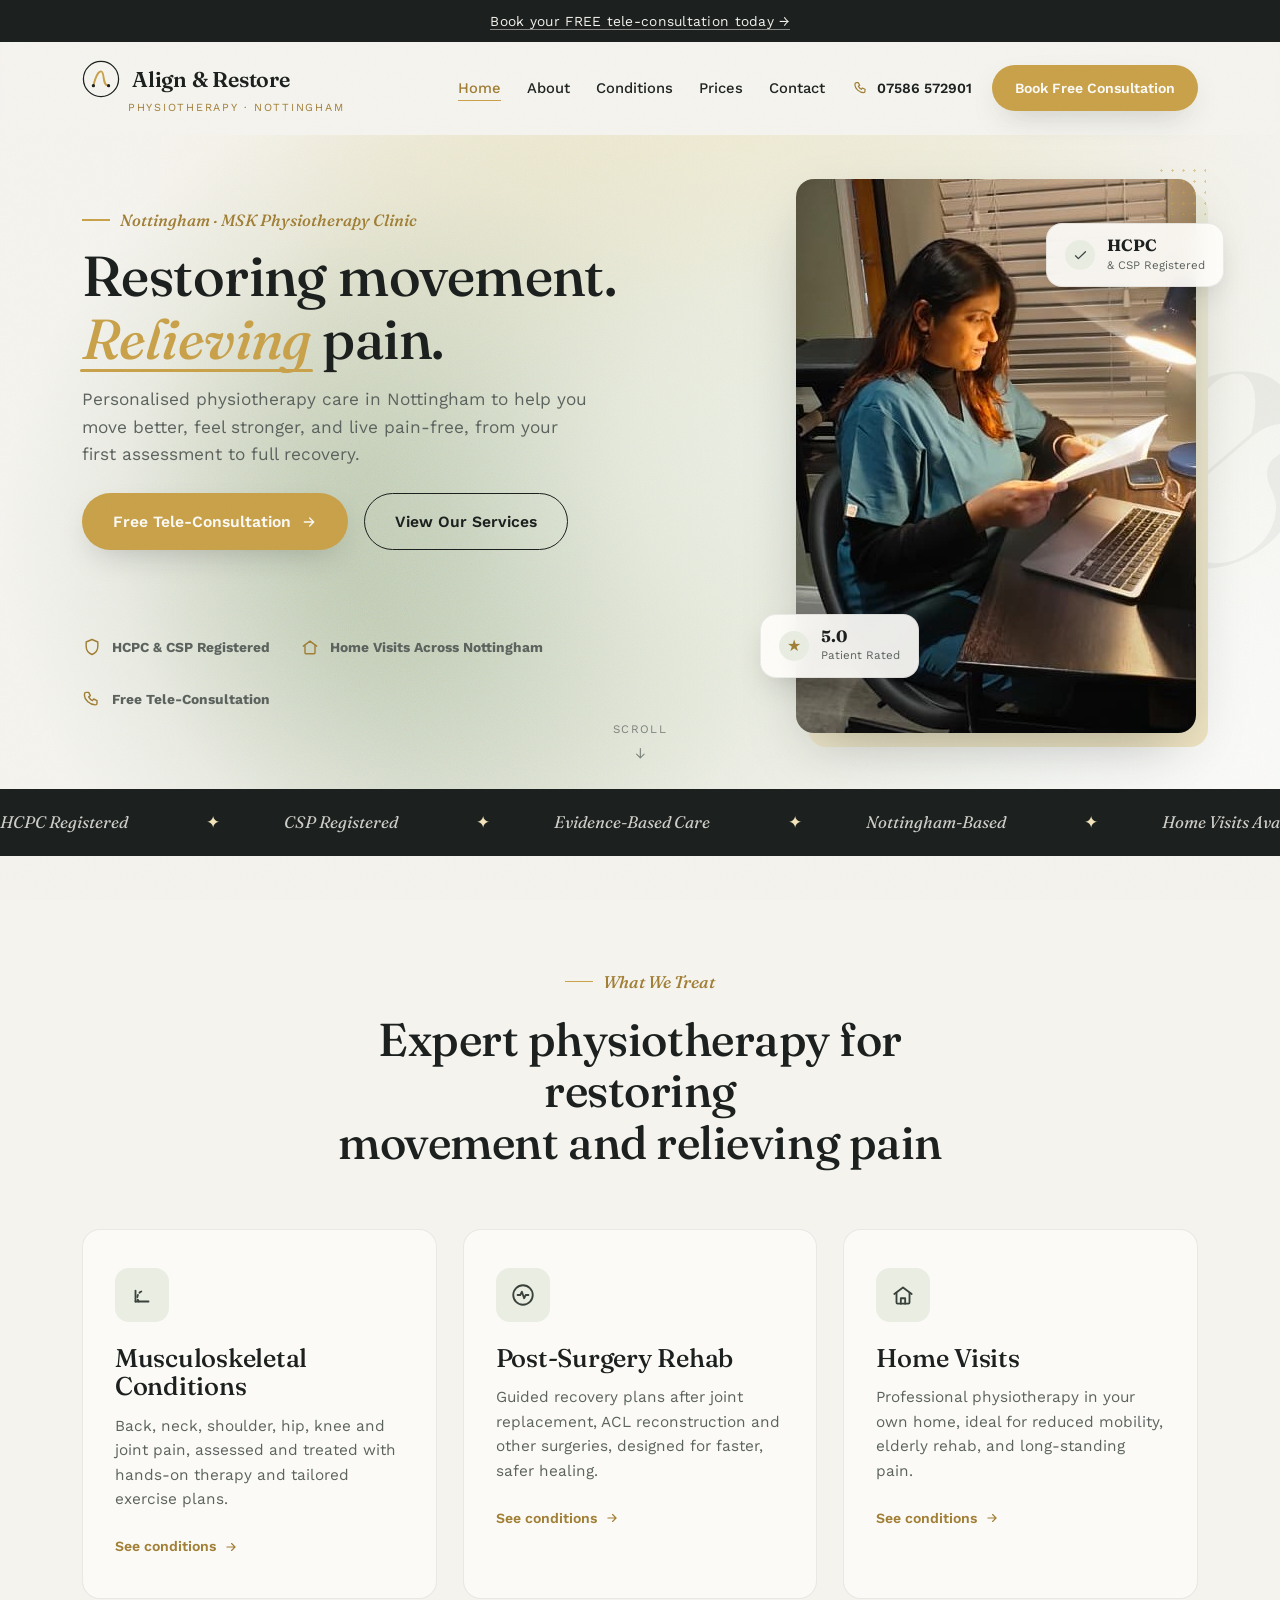
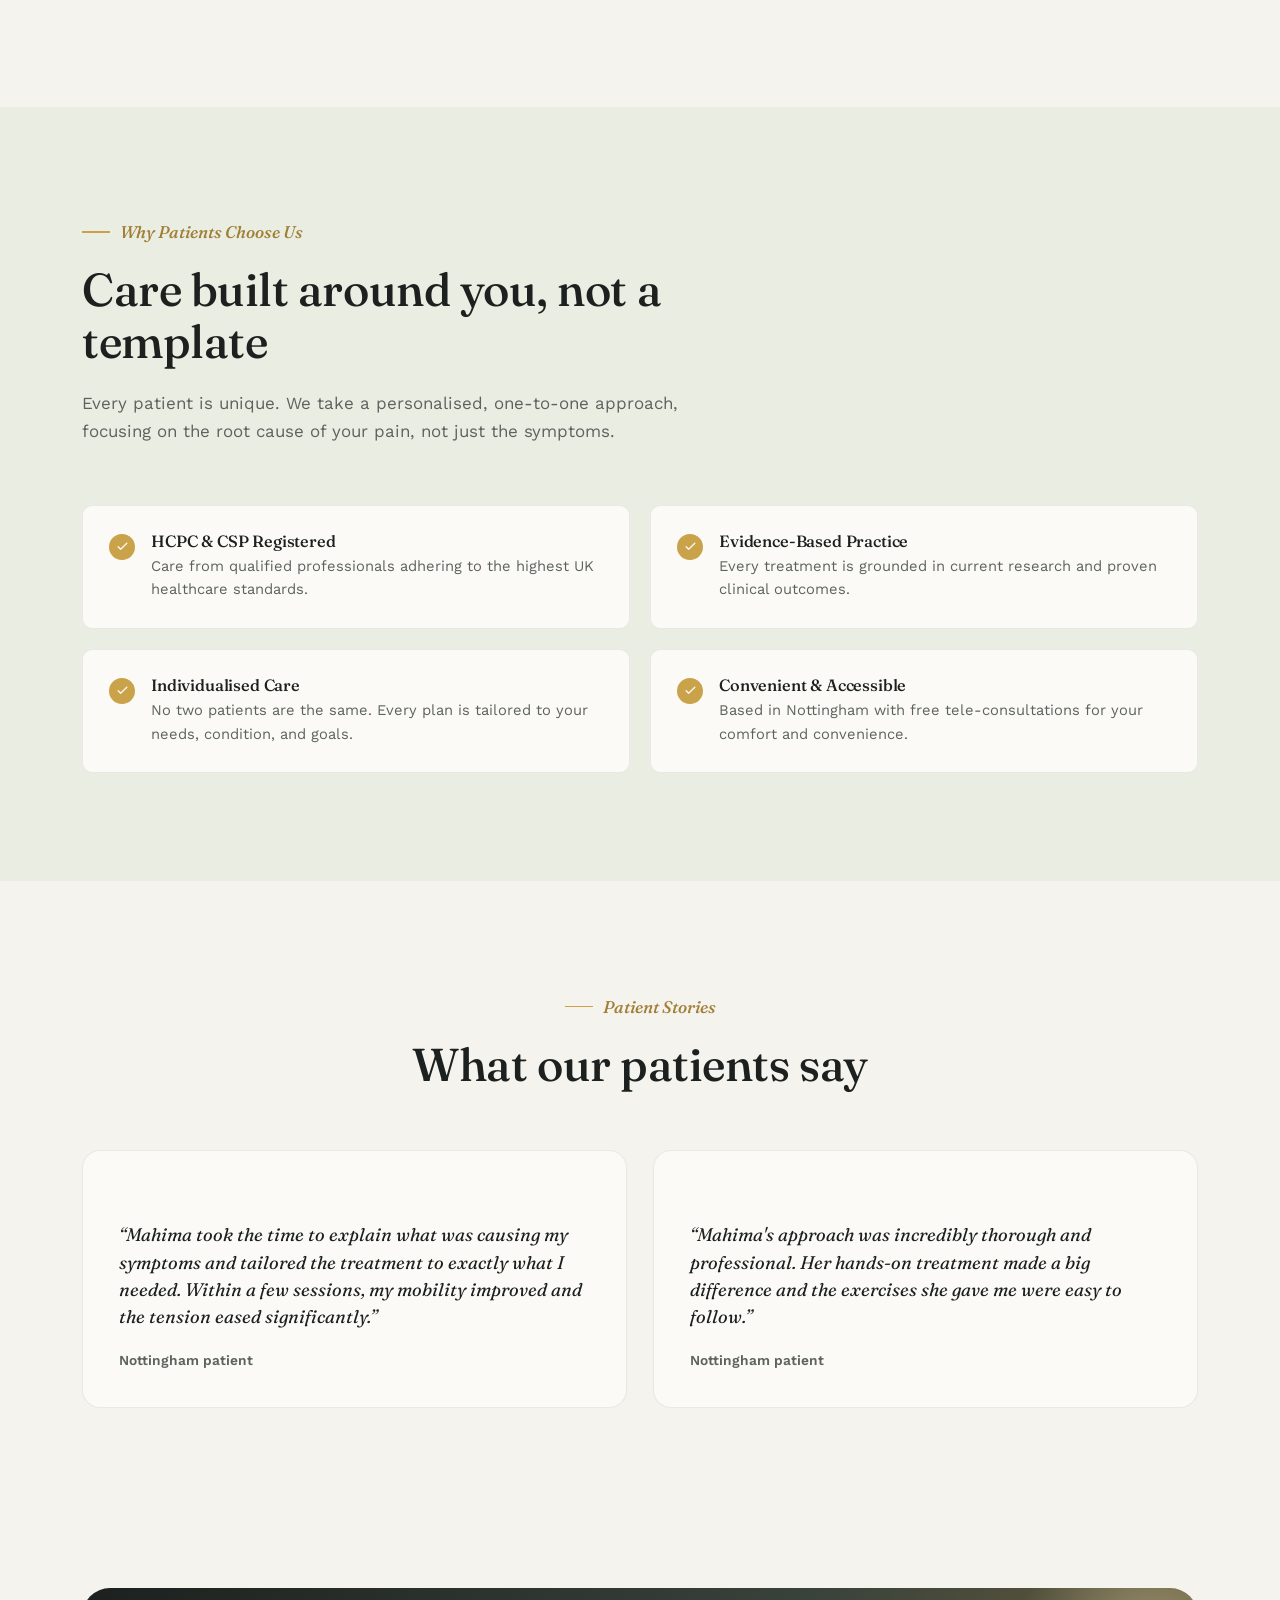
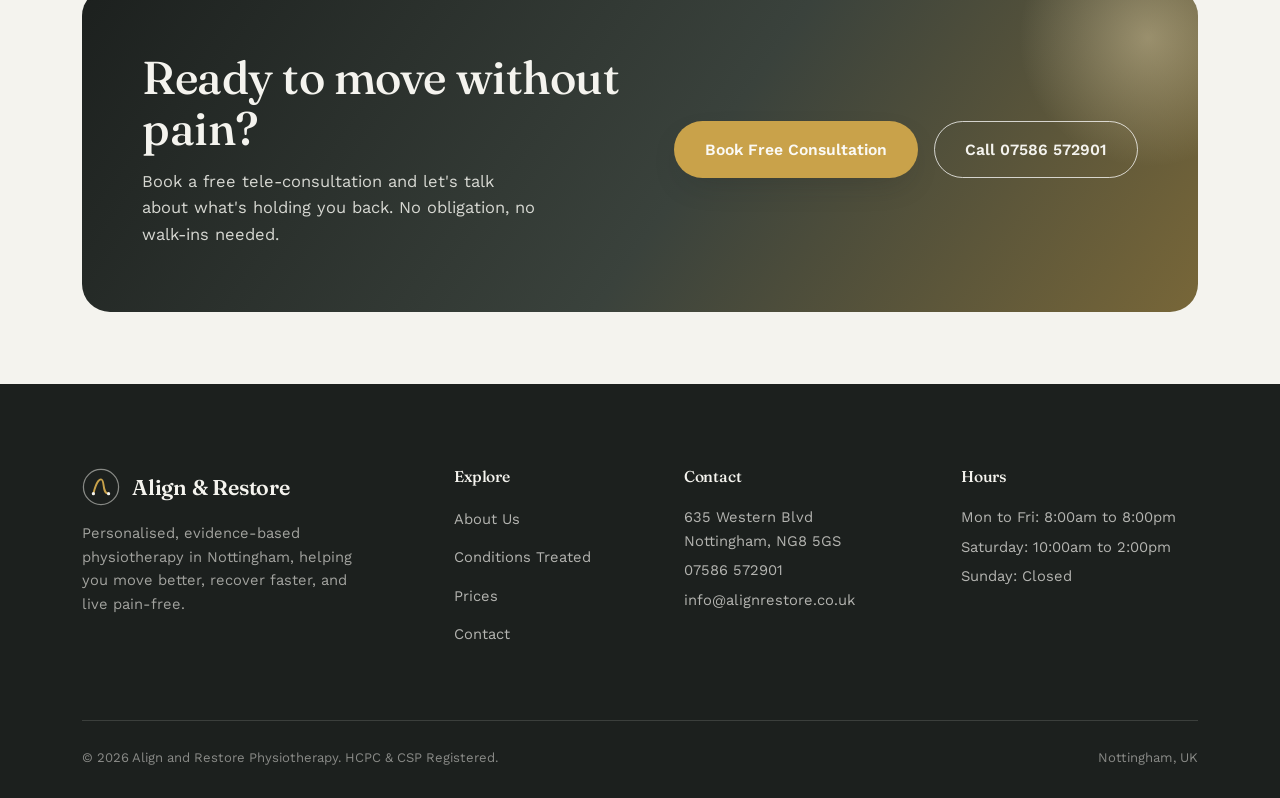
<file: index.html>
<!DOCTYPE html>
<html lang="en">
<head>
<meta charset="UTF-8">
<meta name="viewport" content="width=device-width, initial-scale=1.0">
<title>Align and Restore Physiotherapy: Nottingham MSK Clinic</title>
<meta name="description" content="Personalised, evidence-based physiotherapy in Nottingham. HCPC &amp; CSP registered clinic offering in-clinic treatment, post-surgery rehab, and home visits.">
<link rel="icon" href="data:,">
<link rel="stylesheet" href="css/styles.css">
</head>
<body>

<div class="announce"><a href="contact.html">Book your FREE tele-consultation today &rarr;</a></div>

<header class="site-header">
  <div class="wrap">
    <a href="index.html" class="brand">
      <div class="brand-mark">
        <svg class="brand-glyph" viewBox="0 0 40 40" fill="none" xmlns="http://www.w3.org/2000/svg">
          <circle cx="20" cy="20" r="18.5" stroke="#1c201e" stroke-width="1.3"/>
          <path d="M12 27C12 27 15.5 12 20 12C24.5 12 20.5 27 28 27" stroke="#c9a24a" stroke-width="2" stroke-linecap="round"/>
          <circle cx="12" cy="27" r="1.7" fill="#1c201e"/>
          <circle cx="28" cy="27" r="1.7" fill="#1c201e"/>
        </svg>
        <span class="brand-name">Align &amp; Restore</span>
      </div>
      <span class="brand-tag">Physiotherapy &middot; Nottingham</span>
    </a>
    <nav class="nav">
      <ul class="nav-links">
        <li><a href="index.html">Home</a></li>
        <li><a href="about.html">About</a></li>
        <li><a href="conditions.html">Conditions</a></li>
        <li><a href="prices.html">Prices</a></li>
        <li><a href="contact.html">Contact</a></li>
      </ul>
      <div class="nav-cta">
        <a href="tel:07586572901" class="nav-phone"><svg viewBox="0 0 24 24" fill="none" stroke="currentColor" stroke-width="1.8" stroke-linecap="round" stroke-linejoin="round"><path d="M3 8V6a2 2 0 012-2h3l2 4-2 1.5a10 10 0 004.5 4.5L14 12l4 2v3a2 2 0 01-2 2C9.4 19 3 12.6 3 8z"/></svg>07586 572901</a>
        <a href="contact.html" class="btn btn-clay btn-sm">Book Free Consultation</a>
      </div>
    </nav>
    <button class="nav-toggle" aria-label="Toggle menu" aria-expanded="false"><span></span></button>
  </div>
</header>

<div class="mobile-nav" id="mobileNav">
  <div class="mobile-nav-top">
    <a href="index.html" class="brand-mark">
      <svg class="brand-glyph" viewBox="0 0 40 40" fill="none" xmlns="http://www.w3.org/2000/svg">
        <circle cx="20" cy="20" r="18.5" stroke="#1c201e" stroke-width="1.3"/>
        <path d="M12 27C12 27 15.5 12 20 12C24.5 12 20.5 27 28 27" stroke="#c9a24a" stroke-width="2" stroke-linecap="round"/>
        <circle cx="12" cy="27" r="1.7" fill="#1c201e"/>
        <circle cx="28" cy="27" r="1.7" fill="#1c201e"/>
      </svg>
      <span class="brand-name">Align &amp; Restore</span>
    </a>
    <button class="mobile-nav-close" aria-label="Close menu">
      <svg viewBox="0 0 24 24" fill="none" stroke="currentColor" stroke-width="1.8" stroke-linecap="round"><path d="M6 6l12 12M18 6L6 18"/></svg>
    </button>
  </div>
  <ul class="mobile-nav-list">
    <li><a href="index.html">Home</a></li>
    <li><a href="about.html">About</a></li>
    <li><a href="conditions.html">Conditions</a></li>
    <li><a href="prices.html">Prices</a></li>
    <li><a href="contact.html">Contact</a></li>
  </ul>
  <div class="mobile-nav-foot">
    <a href="tel:07586572901" class="mobile-nav-phone">
      <svg viewBox="0 0 24 24" fill="none" stroke="currentColor" stroke-width="1.8" stroke-linecap="round" stroke-linejoin="round"><path d="M3 8V6a2 2 0 012-2h3l2 4-2 1.5a10 10 0 004.5 4.5L14 12l4 2v3a2 2 0 01-2 2C9.4 19 3 12.6 3 8z"/></svg>
      07586 572901
    </a>
  </div>
</div>

<section class="hero">
  <div class="hero-mesh" aria-hidden="true"></div>
  <span class="hero-glyph" aria-hidden="true">&amp;</span>
  <div class="wrap hero-grid">
    <div data-reveal-group>
      <p class="eyebrow" data-reveal-item>Nottingham &middot; MSK Physiotherapy Clinic</p>
      <h1><span class="hero-word" style="--i:0">Restoring</span> <span class="hero-word" style="--i:1">movement.</span><br><span class="hero-word" style="--i:2"><em>Relieving</em></span> <span class="hero-word" style="--i:3">pain.</span></h1>
      <p class="hero-lede" data-reveal-item>Personalised physiotherapy care in Nottingham to help you move better, feel stronger, and live pain-free, from your first assessment to full recovery.</p>
      <div class="hero-ctas" data-reveal-item>
        <a href="contact.html" class="btn btn-clay">
          Free Tele-Consultation
          <svg viewBox="0 0 24 24" fill="none" stroke="currentColor" stroke-width="2" stroke-linecap="round"><path d="M5 12h14M13 6l6 6-6 6"/></svg>
        </a>
        <a href="conditions.html" class="btn btn-outline">View Our Services</a>
      </div>
    </div>
    <div class="hero-art" data-reveal>
      <div class="hero-photo-frame">
        <span class="hero-photo-backdrop" aria-hidden="true"></span>
        <span class="hero-photo-dots" aria-hidden="true"></span>
        <img class="hero-photo" src="img/hero-mahima.jpg" alt="Mahima, HCPC &amp; CSP registered physiotherapist, reviewing patient notes at Align and Restore Physiotherapy" width="720" height="554" loading="eager">
      </div>
      <div class="hero-badge hero-badge--rating" style="--bi:0">
        <span class="hero-badge-icon">&#9733;</span>
        <div><strong>5.0</strong><small>Patient Rated</small></div>
      </div>
      <div class="hero-badge hero-badge--cert" style="--bi:1">
        <span class="hero-badge-icon"><svg viewBox="0 0 24 24" fill="none" stroke="currentColor" stroke-width="2" stroke-linecap="round" stroke-linejoin="round"><path d="M4 12.5l4.5 4.5L20 6"/></svg></span>
        <div><strong>HCPC</strong><small>&amp; CSP Registered</small></div>
      </div>
    </div>
    <div class="hero-trust" data-reveal>
      <div class="hero-trust-item">
        <svg viewBox="0 0 24 24" fill="none" stroke="currentColor" stroke-width="1.7" stroke-linecap="round" stroke-linejoin="round"><path d="M12 3l7 3v5c0 5-3.5 8.5-7 10-3.5-1.5-7-5-7-10V6l7-3z"/></svg>
        HCPC &amp; CSP Registered
      </div>
      <div class="hero-trust-item">
        <svg viewBox="0 0 24 24" fill="none" stroke="currentColor" stroke-width="1.7" stroke-linecap="round" stroke-linejoin="round"><path d="M4 11l8-6 8 6"/><path d="M6 10v9a1 1 0 001 1h10a1 1 0 001-1v-9"/></svg>
        Home Visits Across Nottingham
      </div>
      <div class="hero-trust-item">
        <svg viewBox="0 0 24 24" fill="none" stroke="currentColor" stroke-width="1.7" stroke-linecap="round" stroke-linejoin="round"><path d="M3 8V6a2 2 0 012-2h3l2 4-2 1.5a10 10 0 004.5 4.5L14 12l4 2v3a2 2 0 01-2 2C9.4 19 3 12.6 3 8z"/></svg>
        Free Tele-Consultation
      </div>
    </div>
  </div>
  <a href="#services" class="scroll-cue" aria-label="Scroll to services">
    Scroll
    <svg viewBox="0 0 24 24" fill="none" stroke="currentColor" stroke-width="1.8" stroke-linecap="round" stroke-linejoin="round"><path d="M12 4v15M6 13l6 6 6-6"/></svg>
  </a>
</section>

<div class="trust-strip">
  <div class="trust-track">
    <span>HCPC Registered</span><span>CSP Registered</span><span>Evidence-Based Care</span><span>Nottingham-Based</span><span>Home Visits Available</span><span>Free Tele-Consultation</span>
    <span>HCPC Registered</span><span>CSP Registered</span><span>Evidence-Based Care</span><span>Nottingham-Based</span><span>Home Visits Available</span><span>Free Tele-Consultation</span>
  </div>
</div>

<section class="section" id="services">
  <div class="wrap">
    <div class="section-head center" data-reveal>
      <p class="eyebrow" style="justify-content:center">What We Treat</p>
      <h2>Expert physiotherapy for restoring<br>movement and relieving pain</h2>
    </div>
    <div class="card-grid" data-reveal-group>
      <article class="service-card" data-reveal-item>
        <div class="service-icon">
          <svg viewBox="0 0 24 24" fill="none" stroke="currentColor" stroke-width="1.7" stroke-linecap="round" stroke-linejoin="round"><path d="M6 18L6 8"/><path d="M6 18L18 18"/><path d="M9 18a6 6 0 013.6-9.6" stroke-dasharray="2 2.4"/></svg>
        </div>
        <h3>Musculoskeletal Conditions</h3>
        <p>Back, neck, shoulder, hip, knee and joint pain, assessed and treated with hands-on therapy and tailored exercise plans.</p>
        <a href="conditions.html#msk" class="service-link">See conditions <svg viewBox="0 0 24 24" fill="none" stroke="currentColor" stroke-width="2" stroke-linecap="round"><path d="M5 12h14M13 6l6 6-6 6"/></svg></a>
      </article>
      <article class="service-card" data-reveal-item>
        <div class="service-icon">
          <svg viewBox="0 0 24 24" fill="none" stroke="currentColor" stroke-width="1.7" stroke-linecap="round" stroke-linejoin="round"><circle cx="12" cy="12" r="9"/><path d="M7 12h2.5l1.5-3 2 6 1.5-3H17"/></svg>
        </div>
        <h3>Post-Surgery Rehab</h3>
        <p>Guided recovery plans after joint replacement, ACL reconstruction and other surgeries, designed for faster, safer healing.</p>
        <a href="conditions.html#post-surgery" class="service-link">See conditions <svg viewBox="0 0 24 24" fill="none" stroke="currentColor" stroke-width="2" stroke-linecap="round"><path d="M5 12h14M13 6l6 6-6 6"/></svg></a>
      </article>
      <article class="service-card" data-reveal-item>
        <div class="service-icon">
          <svg viewBox="0 0 24 24" fill="none" stroke="currentColor" stroke-width="1.7" stroke-linecap="round" stroke-linejoin="round"><path d="M4 11l8-6 8 6"/><path d="M6 10v9a1 1 0 001 1h10a1 1 0 001-1v-9"/><path d="M10 20v-5h4v5"/></svg>
        </div>
        <h3>Home Visits</h3>
        <p>Professional physiotherapy in your own home, ideal for reduced mobility, elderly rehab, and long-standing pain.</p>
        <a href="conditions.html#home-visits" class="service-link">See conditions <svg viewBox="0 0 24 24" fill="none" stroke="currentColor" stroke-width="2" stroke-linecap="round"><path d="M5 12h14M13 6l6 6-6 6"/></svg></a>
      </article>
    </div>
  </div>
</section>

<section class="section section--sage">
  <div class="wrap">
    <div class="section-head" data-reveal>
      <p class="eyebrow">Why Patients Choose Us</p>
      <h2>Care built around you, not a template</h2>
      <p>Every patient is unique. We take a personalised, one-to-one approach, focusing on the root cause of your pain, not just the symptoms.</p>
    </div>
    <div class="value-grid" data-reveal-group>
      <div class="value-item" data-reveal-item>
        <div class="value-check"><svg viewBox="0 0 24 24" fill="none" stroke="currentColor" stroke-width="2.4" stroke-linecap="round" stroke-linejoin="round"><path d="M4 12.5l4.5 4.5L20 6"/></svg></div>
        <div><h4>HCPC &amp; CSP Registered</h4><p>Care from qualified professionals adhering to the highest UK healthcare standards.</p></div>
      </div>
      <div class="value-item" data-reveal-item>
        <div class="value-check"><svg viewBox="0 0 24 24" fill="none" stroke="currentColor" stroke-width="2.4" stroke-linecap="round" stroke-linejoin="round"><path d="M4 12.5l4.5 4.5L20 6"/></svg></div>
        <div><h4>Evidence-Based Practice</h4><p>Every treatment is grounded in current research and proven clinical outcomes.</p></div>
      </div>
      <div class="value-item" data-reveal-item>
        <div class="value-check"><svg viewBox="0 0 24 24" fill="none" stroke="currentColor" stroke-width="2.4" stroke-linecap="round" stroke-linejoin="round"><path d="M4 12.5l4.5 4.5L20 6"/></svg></div>
        <div><h4>Individualised Care</h4><p>No two patients are the same. Every plan is tailored to your needs, condition, and goals.</p></div>
      </div>
      <div class="value-item" data-reveal-item>
        <div class="value-check"><svg viewBox="0 0 24 24" fill="none" stroke="currentColor" stroke-width="2.4" stroke-linecap="round" stroke-linejoin="round"><path d="M4 12.5l4.5 4.5L20 6"/></svg></div>
        <div><h4>Convenient &amp; Accessible</h4><p>Based in Nottingham with free tele-consultations for your comfort and convenience.</p></div>
      </div>
    </div>
  </div>
</section>

<section class="section">
  <div class="wrap">
    <div class="section-head center" data-reveal>
      <p class="eyebrow" style="justify-content:center">Patient Stories</p>
      <h2>What our patients say</h2>
    </div>
    <div class="testi-grid" data-reveal-group>
      <div class="testi-card" data-reveal-item>
        <div class="testi-stars">
          <svg viewBox="0 0 24 24" fill="currentColor"><path d="M12 2l2.9 6.5 7.1.6-5.4 4.7 1.6 7-6.2-3.8L6 21l1.6-7L2.2 9.1l7.1-.6L12 2z"/></svg>
          <svg viewBox="0 0 24 24" fill="currentColor"><path d="M12 2l2.9 6.5 7.1.6-5.4 4.7 1.6 7-6.2-3.8L6 21l1.6-7L2.2 9.1l7.1-.6L12 2z"/></svg>
          <svg viewBox="0 0 24 24" fill="currentColor"><path d="M12 2l2.9 6.5 7.1.6-5.4 4.7 1.6 7-6.2-3.8L6 21l1.6-7L2.2 9.1l7.1-.6L12 2z"/></svg>
          <svg viewBox="0 0 24 24" fill="currentColor"><path d="M12 2l2.9 6.5 7.1.6-5.4 4.7 1.6 7-6.2-3.8L6 21l1.6-7L2.2 9.1l7.1-.6L12 2z"/></svg>
          <svg viewBox="0 0 24 24" fill="currentColor"><path d="M12 2l2.9 6.5 7.1.6-5.4 4.7 1.6 7-6.2-3.8L6 21l1.6-7L2.2 9.1l7.1-.6L12 2z"/></svg>
        </div>
        <p>&ldquo;Mahima took the time to explain what was causing my symptoms and tailored the treatment to exactly what I needed. Within a few sessions, my mobility improved and the tension eased significantly.&rdquo;</p>
        <div class="testi-name">Nottingham patient</div>
      </div>
      <div class="testi-card" data-reveal-item>
        <div class="testi-stars">
          <svg viewBox="0 0 24 24" fill="currentColor"><path d="M12 2l2.9 6.5 7.1.6-5.4 4.7 1.6 7-6.2-3.8L6 21l1.6-7L2.2 9.1l7.1-.6L12 2z"/></svg>
          <svg viewBox="0 0 24 24" fill="currentColor"><path d="M12 2l2.9 6.5 7.1.6-5.4 4.7 1.6 7-6.2-3.8L6 21l1.6-7L2.2 9.1l7.1-.6L12 2z"/></svg>
          <svg viewBox="0 0 24 24" fill="currentColor"><path d="M12 2l2.9 6.5 7.1.6-5.4 4.7 1.6 7-6.2-3.8L6 21l1.6-7L2.2 9.1l7.1-.6L12 2z"/></svg>
          <svg viewBox="0 0 24 24" fill="currentColor"><path d="M12 2l2.9 6.5 7.1.6-5.4 4.7 1.6 7-6.2-3.8L6 21l1.6-7L2.2 9.1l7.1-.6L12 2z"/></svg>
          <svg viewBox="0 0 24 24" fill="currentColor"><path d="M12 2l2.9 6.5 7.1.6-5.4 4.7 1.6 7-6.2-3.8L6 21l1.6-7L2.2 9.1l7.1-.6L12 2z"/></svg>
        </div>
        <p>&ldquo;Mahima's approach was incredibly thorough and professional. Her hands-on treatment made a big difference and the exercises she gave me were easy to follow.&rdquo;</p>
        <div class="testi-name">Nottingham patient</div>
      </div>
    </div>
  </div>
</section>

<section class="section section--tight">
  <div class="wrap">
    <div class="cta-band" data-reveal>
      <div>
        <h2>Ready to move without pain?</h2>
        <p>Book a free tele-consultation and let's talk about what's holding you back. No obligation, no walk-ins needed.</p>
      </div>
      <div class="cta-band-actions">
        <a href="contact.html" class="btn btn-clay">Book Free Consultation</a>
        <a href="tel:07586572901" class="btn btn-outline">Call 07586 572901</a>
      </div>
    </div>
  </div>
</section>

<footer class="site-footer">
  <div class="wrap">
    <div class="footer-grid">
      <div class="footer-brand">
        <div class="brand-mark">
          <svg class="brand-glyph" viewBox="0 0 40 40" fill="none" xmlns="http://www.w3.org/2000/svg">
            <circle cx="20" cy="20" r="18.5" stroke="#f4f3ee" stroke-width="1.3" opacity="0.5"/>
            <path d="M12 27C12 27 15.5 12 20 12C24.5 12 20.5 27 28 27" stroke="#c9a24a" stroke-width="2" stroke-linecap="round"/>
            <circle cx="12" cy="27" r="1.7" fill="#f4f3ee"/>
            <circle cx="28" cy="27" r="1.7" fill="#f4f3ee"/>
          </svg>
          <span class="brand-name">Align &amp; Restore</span>
        </div>
        <p>Personalised, evidence-based physiotherapy in Nottingham, helping you move better, recover faster, and live pain-free.</p>
      </div>
      <div class="footer-col">
        <h4>Explore</h4>
        <ul>
          <li><a href="about.html">About Us</a></li>
          <li><a href="conditions.html">Conditions Treated</a></li>
          <li><a href="prices.html">Prices</a></li>
          <li><a href="contact.html">Contact</a></li>
        </ul>
      </div>
      <div class="footer-col">
        <h4>Contact</h4>
        <p>635 Western Blvd<br>Nottingham, NG8 5GS</p>
        <p><a href="tel:07586572901">07586 572901</a></p>
        <p><a href="mailto:info@alignrestore.co.uk">info@alignrestore.co.uk</a></p>
      </div>
      <div class="footer-col">
        <h4>Hours</h4>
        <p>Mon to Fri: 8:00am to 8:00pm</p>
        <p>Saturday: 10:00am to 2:00pm</p>
        <p>Sunday: Closed</p>
      </div>
    </div>
    <div class="footer-bottom">
      <span>&copy; 2026 Align and Restore Physiotherapy. HCPC &amp; CSP Registered.</span>
      <span>Nottingham, UK</span>
    </div>
  </div>
</footer>


<script src="js/main.js"></script>
</body>
</html>
</file>
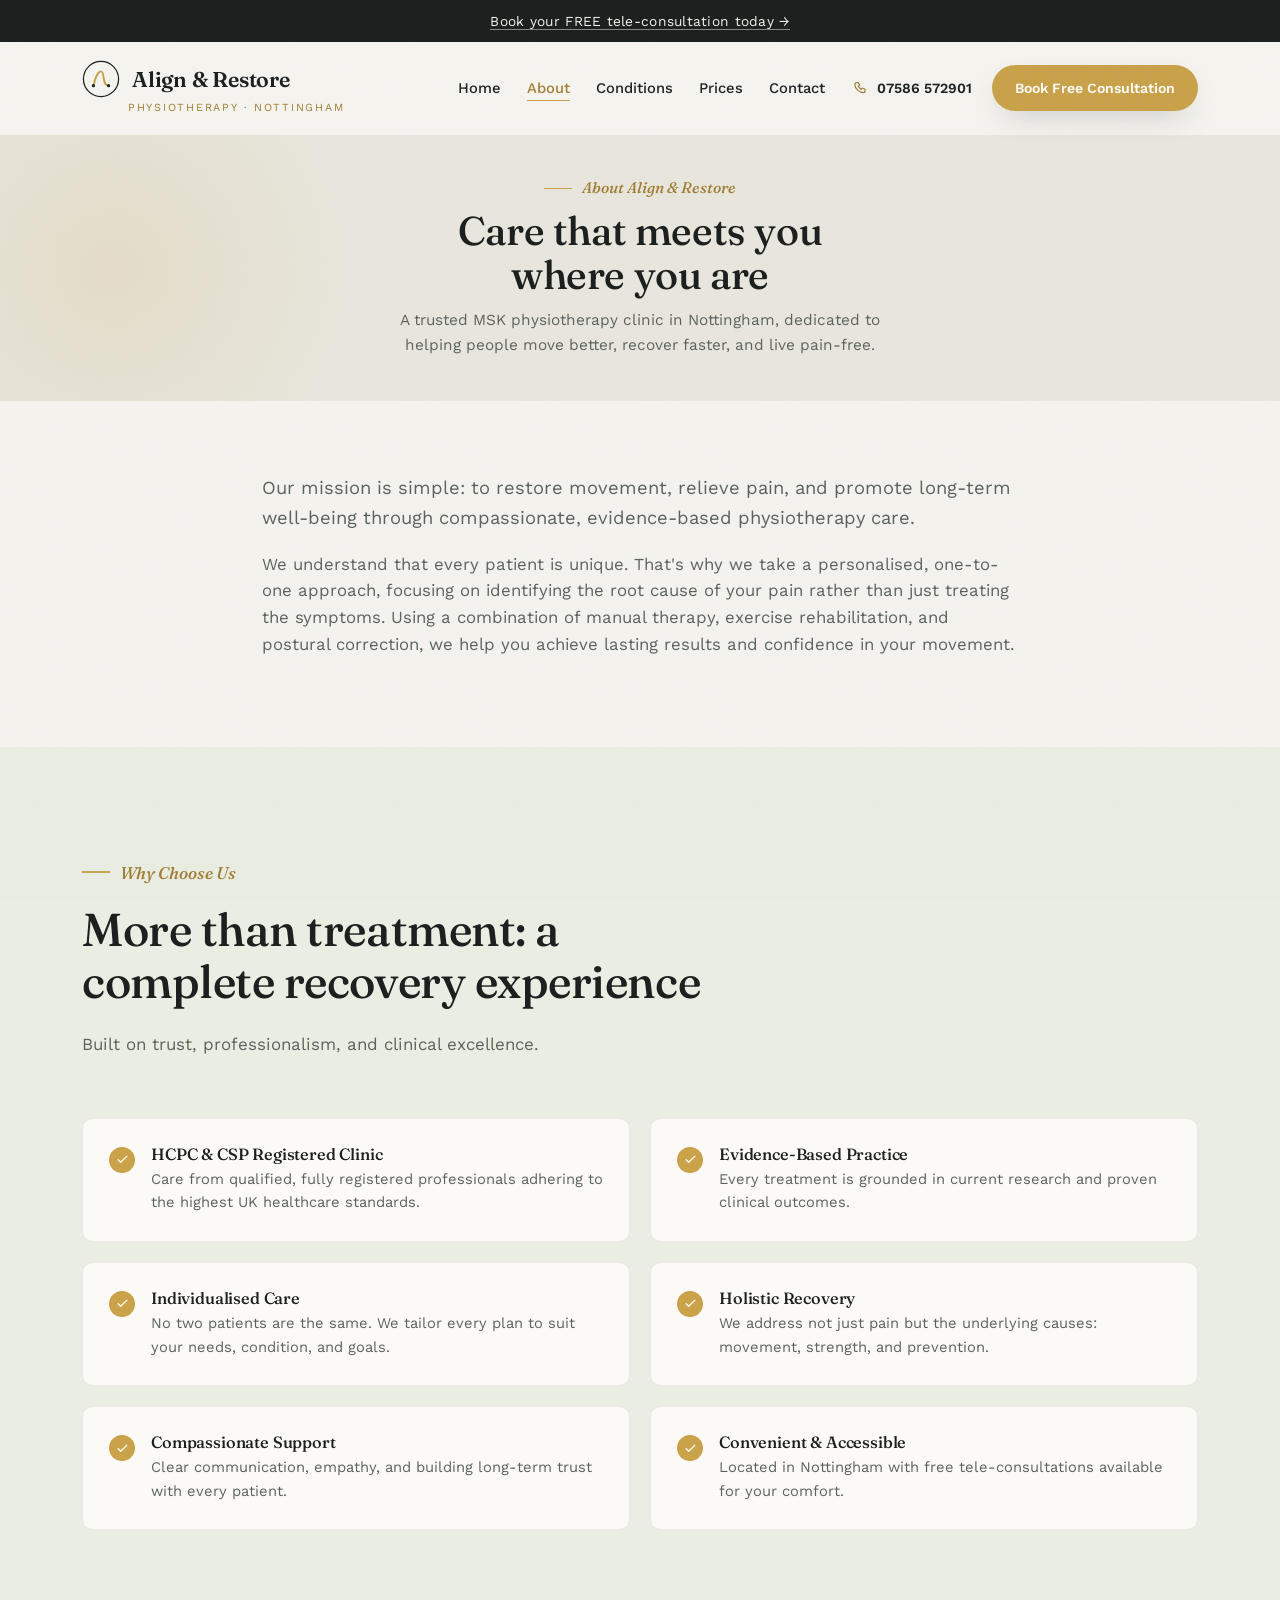
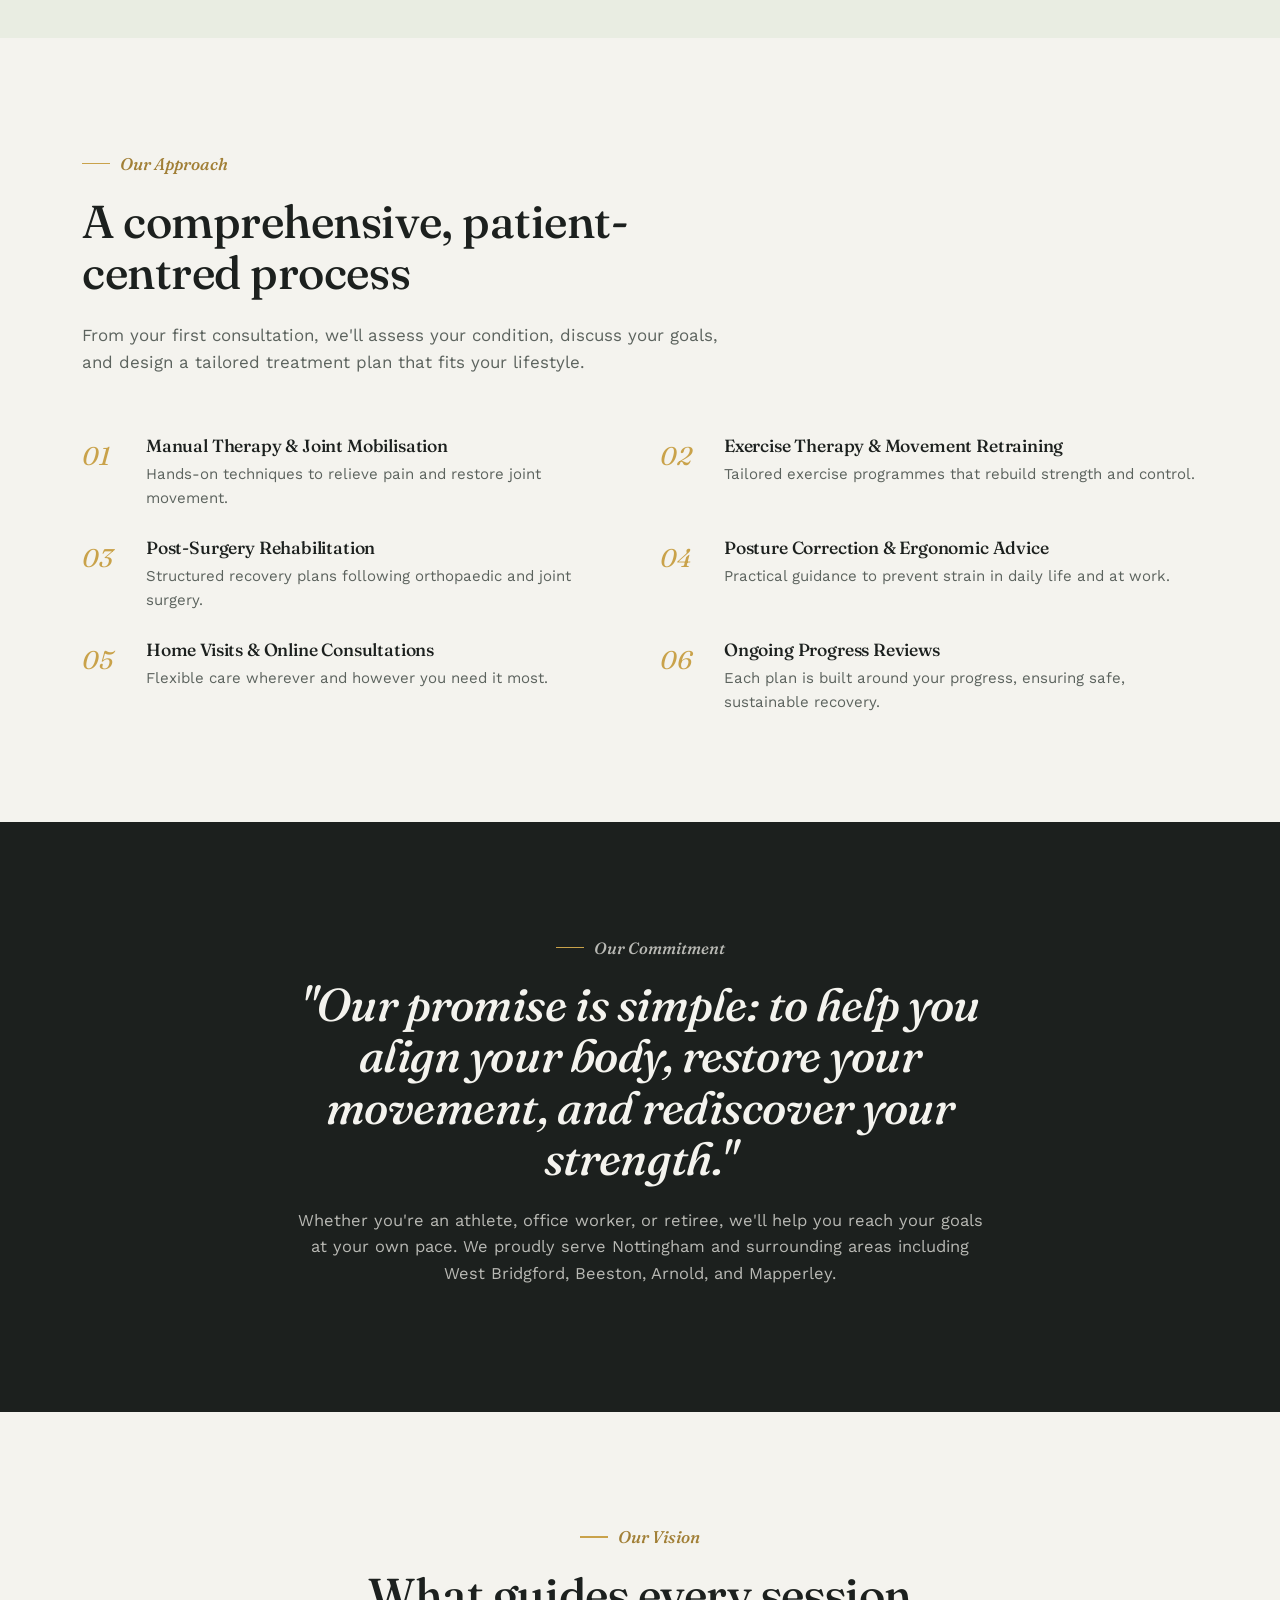
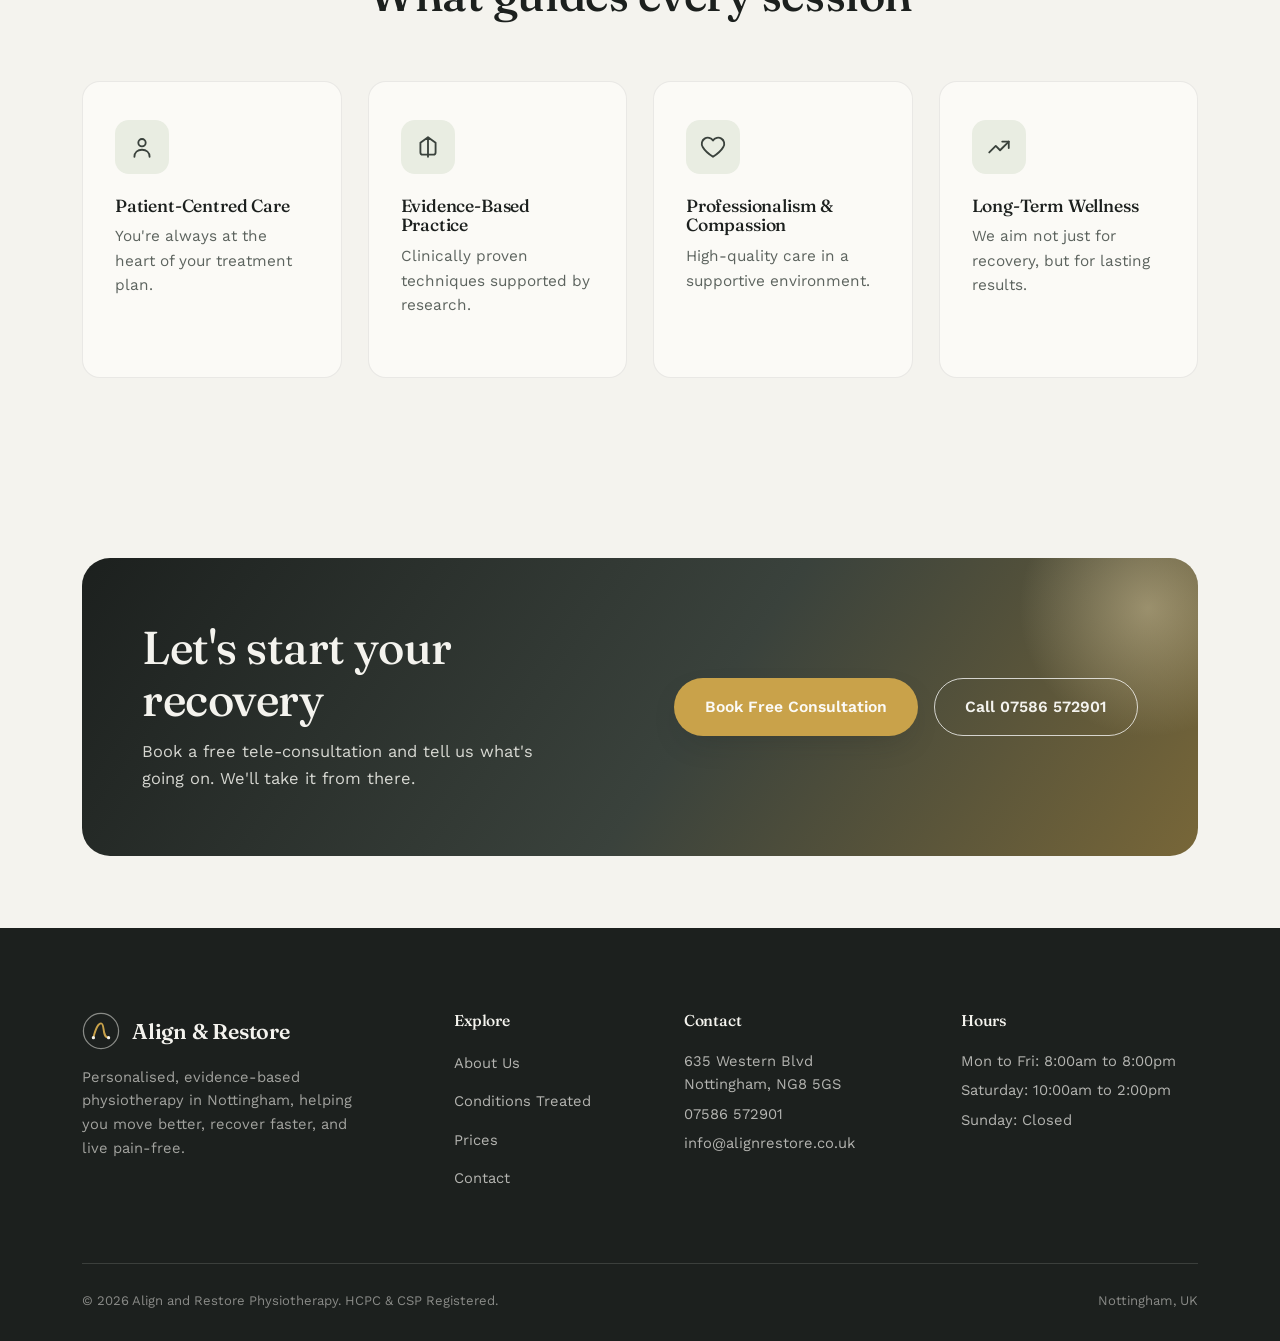
<file: about.html>
<!DOCTYPE html>
<html lang="en">
<head>
<meta charset="UTF-8">
<meta name="viewport" content="width=device-width, initial-scale=1.0">
<title>About Us: Align and Restore Physiotherapy</title>
<meta name="description" content="Meet Align and Restore Physiotherapy, an HCPC &amp; CSP registered MSK clinic in Nottingham built on personalised, evidence-based care.">
<link rel="icon" href="data:,">
<link rel="stylesheet" href="css/styles.css">
</head>
<body>

<div class="announce"><a href="contact.html">Book your FREE tele-consultation today &rarr;</a></div>

<header class="site-header">
  <div class="wrap">
    <a href="index.html" class="brand">
      <div class="brand-mark">
        <svg class="brand-glyph" viewBox="0 0 40 40" fill="none" xmlns="http://www.w3.org/2000/svg">
          <circle cx="20" cy="20" r="18.5" stroke="#1c201e" stroke-width="1.3"/>
          <path d="M12 27C12 27 15.5 12 20 12C24.5 12 20.5 27 28 27" stroke="#c9a24a" stroke-width="2" stroke-linecap="round"/>
          <circle cx="12" cy="27" r="1.7" fill="#1c201e"/>
          <circle cx="28" cy="27" r="1.7" fill="#1c201e"/>
        </svg>
        <span class="brand-name">Align &amp; Restore</span>
      </div>
      <span class="brand-tag">Physiotherapy &middot; Nottingham</span>
    </a>
    <nav class="nav">
      <ul class="nav-links">
        <li><a href="index.html">Home</a></li>
        <li><a href="about.html">About</a></li>
        <li><a href="conditions.html">Conditions</a></li>
        <li><a href="prices.html">Prices</a></li>
        <li><a href="contact.html">Contact</a></li>
      </ul>
      <div class="nav-cta">
        <a href="tel:07586572901" class="nav-phone"><svg viewBox="0 0 24 24" fill="none" stroke="currentColor" stroke-width="1.8" stroke-linecap="round" stroke-linejoin="round"><path d="M3 8V6a2 2 0 012-2h3l2 4-2 1.5a10 10 0 004.5 4.5L14 12l4 2v3a2 2 0 01-2 2C9.4 19 3 12.6 3 8z"/></svg>07586 572901</a>
        <a href="contact.html" class="btn btn-clay btn-sm">Book Free Consultation</a>
      </div>
    </nav>
    <button class="nav-toggle" aria-label="Toggle menu" aria-expanded="false"><span></span></button>
  </div>
</header>

<div class="mobile-nav" id="mobileNav">
  <div class="mobile-nav-top">
    <a href="index.html" class="brand-mark">
      <svg class="brand-glyph" viewBox="0 0 40 40" fill="none" xmlns="http://www.w3.org/2000/svg">
        <circle cx="20" cy="20" r="18.5" stroke="#1c201e" stroke-width="1.3"/>
        <path d="M12 27C12 27 15.5 12 20 12C24.5 12 20.5 27 28 27" stroke="#c9a24a" stroke-width="2" stroke-linecap="round"/>
        <circle cx="12" cy="27" r="1.7" fill="#1c201e"/>
        <circle cx="28" cy="27" r="1.7" fill="#1c201e"/>
      </svg>
      <span class="brand-name">Align &amp; Restore</span>
    </a>
    <button class="mobile-nav-close" aria-label="Close menu">
      <svg viewBox="0 0 24 24" fill="none" stroke="currentColor" stroke-width="1.8" stroke-linecap="round"><path d="M6 6l12 12M18 6L6 18"/></svg>
    </button>
  </div>
  <ul class="mobile-nav-list">
    <li><a href="index.html">Home</a></li>
    <li><a href="about.html">About</a></li>
    <li><a href="conditions.html">Conditions</a></li>
    <li><a href="prices.html">Prices</a></li>
    <li><a href="contact.html">Contact</a></li>
  </ul>
  <div class="mobile-nav-foot">
    <a href="tel:07586572901" class="mobile-nav-phone">
      <svg viewBox="0 0 24 24" fill="none" stroke="currentColor" stroke-width="1.8" stroke-linecap="round" stroke-linejoin="round"><path d="M3 8V6a2 2 0 012-2h3l2 4-2 1.5a10 10 0 004.5 4.5L14 12l4 2v3a2 2 0 01-2 2C9.4 19 3 12.6 3 8z"/></svg>
      07586 572901
    </a>
  </div>
</div>

<section class="page-hero">
  <div class="wrap">
    <p class="eyebrow">About Align &amp; Restore</p>
    <h1>Care that meets you<br>where you are</h1>
    <p>A trusted MSK physiotherapy clinic in Nottingham, dedicated to helping people move better, recover faster, and live pain-free.</p>
  </div>
</section>

<section class="section--tight">
  <div class="wrap" style="max-width:820px" data-reveal>
    <p style="font-size:1.15rem; color:var(--ink-soft)">Our mission is simple: to restore movement, relieve pain, and promote long-term well-being through compassionate, evidence-based physiotherapy care.</p>
    <p style="font-size:1.05rem">We understand that every patient is unique. That's why we take a personalised, one-to-one approach, focusing on identifying the root cause of your pain rather than just treating the symptoms. Using a combination of manual therapy, exercise rehabilitation, and postural correction, we help you achieve lasting results and confidence in your movement.</p>
  </div>
</section>

<section class="section section--sage">
  <div class="wrap">
    <div class="section-head" data-reveal>
      <p class="eyebrow">Why Choose Us</p>
      <h2>More than treatment: a complete recovery experience</h2>
      <p>Built on trust, professionalism, and clinical excellence.</p>
    </div>
    <div class="value-grid" data-reveal-group>
      <div class="value-item" data-reveal-item>
        <div class="value-check"><svg viewBox="0 0 24 24" fill="none" stroke="currentColor" stroke-width="2.4" stroke-linecap="round" stroke-linejoin="round"><path d="M4 12.5l4.5 4.5L20 6"/></svg></div>
        <div><h4>HCPC &amp; CSP Registered Clinic</h4><p>Care from qualified, fully registered professionals adhering to the highest UK healthcare standards.</p></div>
      </div>
      <div class="value-item" data-reveal-item>
        <div class="value-check"><svg viewBox="0 0 24 24" fill="none" stroke="currentColor" stroke-width="2.4" stroke-linecap="round" stroke-linejoin="round"><path d="M4 12.5l4.5 4.5L20 6"/></svg></div>
        <div><h4>Evidence-Based Practice</h4><p>Every treatment is grounded in current research and proven clinical outcomes.</p></div>
      </div>
      <div class="value-item" data-reveal-item>
        <div class="value-check"><svg viewBox="0 0 24 24" fill="none" stroke="currentColor" stroke-width="2.4" stroke-linecap="round" stroke-linejoin="round"><path d="M4 12.5l4.5 4.5L20 6"/></svg></div>
        <div><h4>Individualised Care</h4><p>No two patients are the same. We tailor every plan to suit your needs, condition, and goals.</p></div>
      </div>
      <div class="value-item" data-reveal-item>
        <div class="value-check"><svg viewBox="0 0 24 24" fill="none" stroke="currentColor" stroke-width="2.4" stroke-linecap="round" stroke-linejoin="round"><path d="M4 12.5l4.5 4.5L20 6"/></svg></div>
        <div><h4>Holistic Recovery</h4><p>We address not just pain but the underlying causes: movement, strength, and prevention.</p></div>
      </div>
      <div class="value-item" data-reveal-item>
        <div class="value-check"><svg viewBox="0 0 24 24" fill="none" stroke="currentColor" stroke-width="2.4" stroke-linecap="round" stroke-linejoin="round"><path d="M4 12.5l4.5 4.5L20 6"/></svg></div>
        <div><h4>Compassionate Support</h4><p>Clear communication, empathy, and building long-term trust with every patient.</p></div>
      </div>
      <div class="value-item" data-reveal-item>
        <div class="value-check"><svg viewBox="0 0 24 24" fill="none" stroke="currentColor" stroke-width="2.4" stroke-linecap="round" stroke-linejoin="round"><path d="M4 12.5l4.5 4.5L20 6"/></svg></div>
        <div><h4>Convenient &amp; Accessible</h4><p>Located in Nottingham with free tele-consultations available for your comfort.</p></div>
      </div>
    </div>
  </div>
</section>

<section class="section">
  <div class="wrap">
    <div class="section-head" data-reveal>
      <p class="eyebrow">Our Approach</p>
      <h2>A comprehensive, patient-centred process</h2>
      <p>From your first consultation, we'll assess your condition, discuss your goals, and design a tailored treatment plan that fits your lifestyle.</p>
    </div>
    <div class="steps" data-reveal-group>
      <div class="step" data-reveal-item>
        <span class="step-num">01</span>
        <div><h4>Manual Therapy &amp; Joint Mobilisation</h4><p>Hands-on techniques to relieve pain and restore joint movement.</p></div>
      </div>
      <div class="step" data-reveal-item>
        <span class="step-num">02</span>
        <div><h4>Exercise Therapy &amp; Movement Retraining</h4><p>Tailored exercise programmes that rebuild strength and control.</p></div>
      </div>
      <div class="step" data-reveal-item>
        <span class="step-num">03</span>
        <div><h4>Post-Surgery Rehabilitation</h4><p>Structured recovery plans following orthopaedic and joint surgery.</p></div>
      </div>
      <div class="step" data-reveal-item>
        <span class="step-num">04</span>
        <div><h4>Posture Correction &amp; Ergonomic Advice</h4><p>Practical guidance to prevent strain in daily life and at work.</p></div>
      </div>
      <div class="step" data-reveal-item>
        <span class="step-num">05</span>
        <div><h4>Home Visits &amp; Online Consultations</h4><p>Flexible care wherever and however you need it most.</p></div>
      </div>
      <div class="step" data-reveal-item>
        <span class="step-num">06</span>
        <div><h4>Ongoing Progress Reviews</h4><p>Each plan is built around your progress, ensuring safe, sustainable recovery.</p></div>
      </div>
    </div>
  </div>
</section>

<section class="section section--dark">
  <div class="wrap" style="max-width:760px; text-align:center" data-reveal>
    <p class="eyebrow" style="justify-content:center">Our Commitment</p>
    <h2 style="font-style:italic">"Our promise is simple: to help you align your body, restore your movement, and rediscover your strength."</h2>
    <p style="margin-top:1.4em">Whether you're an athlete, office worker, or retiree, we'll help you reach your goals at your own pace. We proudly serve Nottingham and surrounding areas including West Bridgford, Beeston, Arnold, and Mapperley.</p>
  </div>
</section>

<section class="section">
  <div class="wrap">
    <div class="section-head center" data-reveal>
      <p class="eyebrow" style="justify-content:center">Our Vision</p>
      <h2>What guides every session</h2>
    </div>
    <div class="card-grid card-grid--wide" data-reveal-group>
      <article class="service-card" data-reveal-item>
        <div class="service-icon"><svg viewBox="0 0 24 24" fill="none" stroke="currentColor" stroke-width="1.7" stroke-linecap="round" stroke-linejoin="round"><circle cx="12" cy="8" r="3.4"/><path d="M5 21c0-4 3-6.5 7-6.5S19 17 19 21"/></svg></div>
        <h4>Patient-Centred Care</h4>
        <p>You're always at the heart of your treatment plan.</p>
      </article>
      <article class="service-card" data-reveal-item>
        <div class="service-icon"><svg viewBox="0 0 24 24" fill="none" stroke="currentColor" stroke-width="1.7" stroke-linecap="round" stroke-linejoin="round"><path d="M12 3v18M5 8l7-5 7 5M5 8v9a2 2 0 002 2h10a2 2 0 002-2V8"/></svg></div>
        <h4>Evidence-Based Practice</h4>
        <p>Clinically proven techniques supported by research.</p>
      </article>
      <article class="service-card" data-reveal-item>
        <div class="service-icon"><svg viewBox="0 0 24 24" fill="none" stroke="currentColor" stroke-width="1.7" stroke-linecap="round" stroke-linejoin="round"><path d="M12 21s-7-4.5-9.5-9A5.5 5.5 0 0112 6a5.5 5.5 0 019.5 6c-2.5 4.5-9.5 9-9.5 9z"/></svg></div>
        <h4>Professionalism &amp; Compassion</h4>
        <p>High-quality care in a supportive environment.</p>
      </article>
      <article class="service-card" data-reveal-item>
        <div class="service-icon"><svg viewBox="0 0 24 24" fill="none" stroke="currentColor" stroke-width="1.7" stroke-linecap="round" stroke-linejoin="round"><path d="M3 17l6-6 4 4 8-8"/><path d="M15 7h6v6"/></svg></div>
        <h4>Long-Term Wellness</h4>
        <p>We aim not just for recovery, but for lasting results.</p>
      </article>
    </div>
  </div>
</section>

<section class="section--tight">
  <div class="wrap">
    <div class="cta-band" data-reveal>
      <div>
        <h2>Let's start your recovery</h2>
        <p>Book a free tele-consultation and tell us what's going on. We'll take it from there.</p>
      </div>
      <div class="cta-band-actions">
        <a href="contact.html" class="btn btn-clay">Book Free Consultation</a>
        <a href="tel:07586572901" class="btn btn-outline">Call 07586 572901</a>
      </div>
    </div>
  </div>
</section>

<footer class="site-footer">
  <div class="wrap">
    <div class="footer-grid">
      <div class="footer-brand">
        <div class="brand-mark">
          <svg class="brand-glyph" viewBox="0 0 40 40" fill="none" xmlns="http://www.w3.org/2000/svg">
            <circle cx="20" cy="20" r="18.5" stroke="#f4f3ee" stroke-width="1.3" opacity="0.5"/>
            <path d="M12 27C12 27 15.5 12 20 12C24.5 12 20.5 27 28 27" stroke="#c9a24a" stroke-width="2" stroke-linecap="round"/>
            <circle cx="12" cy="27" r="1.7" fill="#f4f3ee"/>
            <circle cx="28" cy="27" r="1.7" fill="#f4f3ee"/>
          </svg>
          <span class="brand-name">Align &amp; Restore</span>
        </div>
        <p>Personalised, evidence-based physiotherapy in Nottingham, helping you move better, recover faster, and live pain-free.</p>
      </div>
      <div class="footer-col">
        <h4>Explore</h4>
        <ul>
          <li><a href="about.html">About Us</a></li>
          <li><a href="conditions.html">Conditions Treated</a></li>
          <li><a href="prices.html">Prices</a></li>
          <li><a href="contact.html">Contact</a></li>
        </ul>
      </div>
      <div class="footer-col">
        <h4>Contact</h4>
        <p>635 Western Blvd<br>Nottingham, NG8 5GS</p>
        <p><a href="tel:07586572901">07586 572901</a></p>
        <p><a href="mailto:info@alignrestore.co.uk">info@alignrestore.co.uk</a></p>
      </div>
      <div class="footer-col">
        <h4>Hours</h4>
        <p>Mon to Fri: 8:00am to 8:00pm</p>
        <p>Saturday: 10:00am to 2:00pm</p>
        <p>Sunday: Closed</p>
      </div>
    </div>
    <div class="footer-bottom">
      <span>&copy; 2026 Align and Restore Physiotherapy. HCPC &amp; CSP Registered.</span>
      <span>Nottingham, UK</span>
    </div>
  </div>
</footer>


<script src="js/main.js"></script>
</body>
</html>
</file>
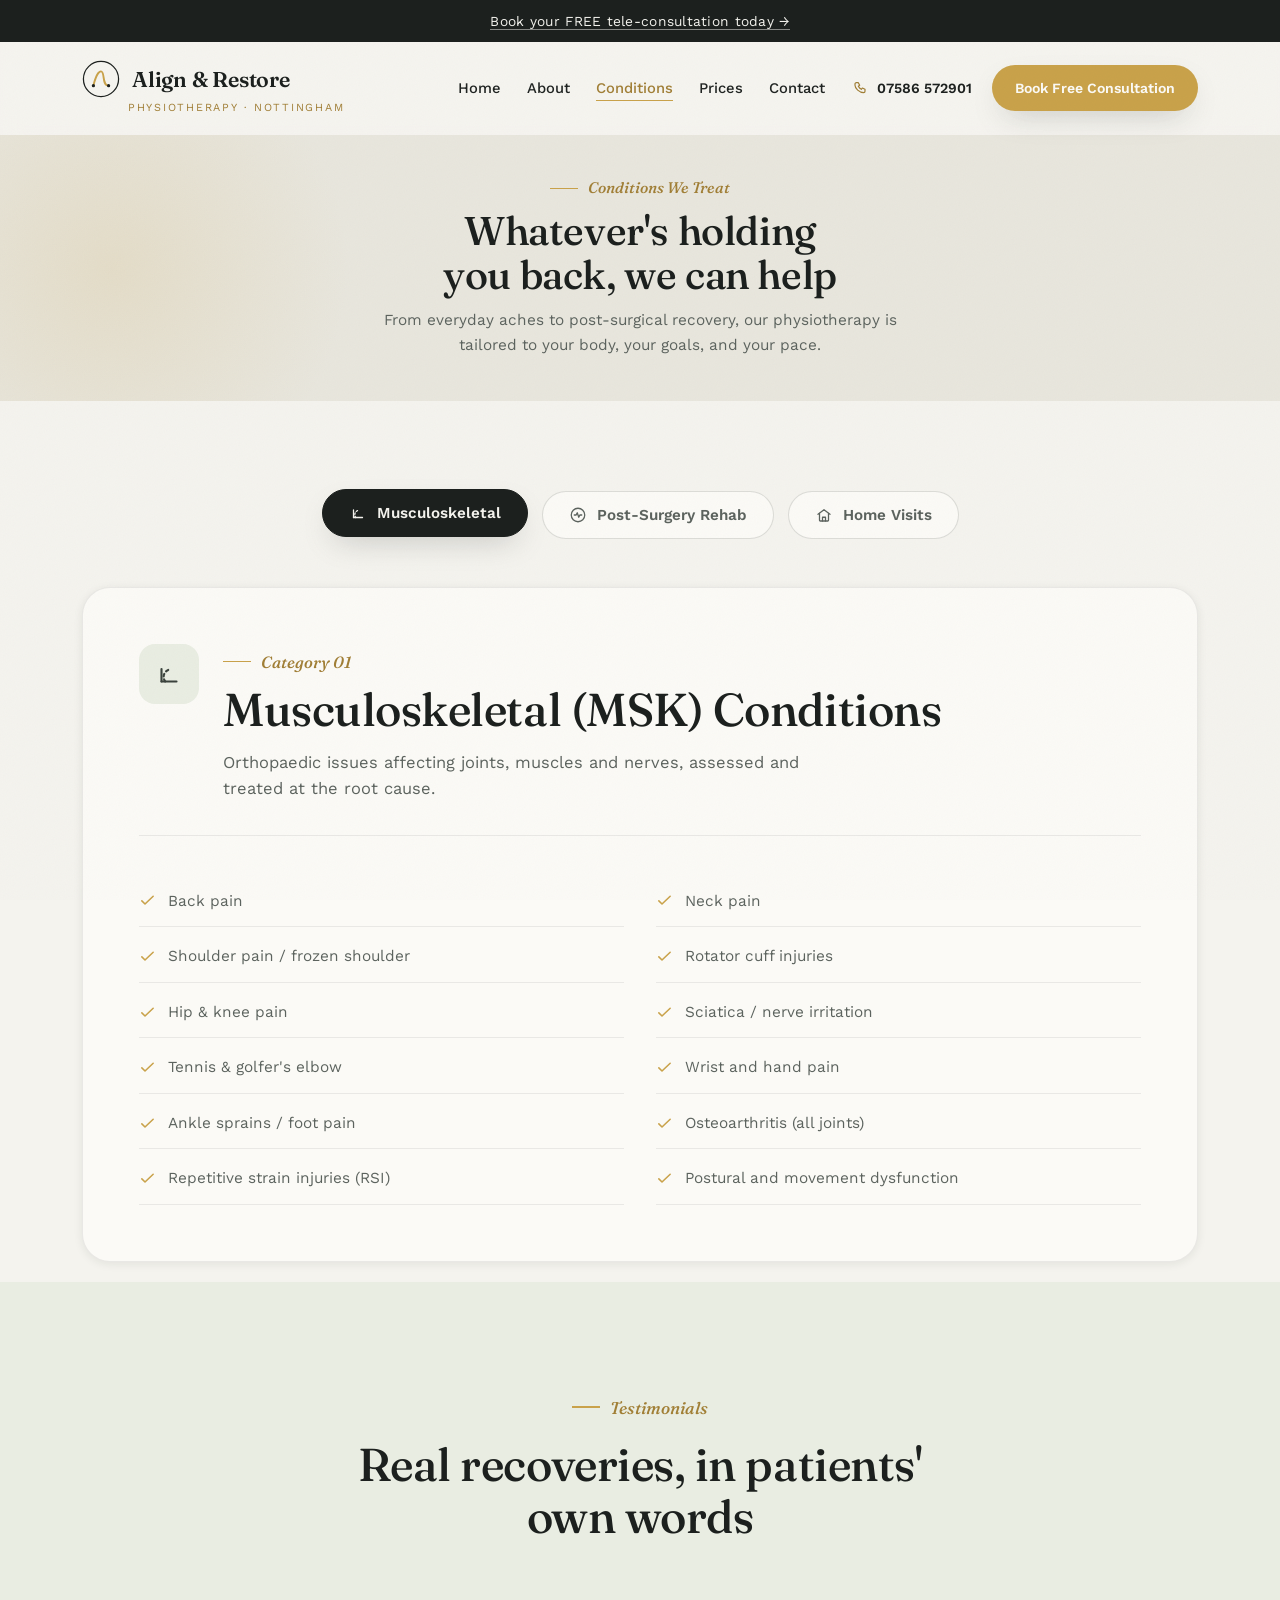
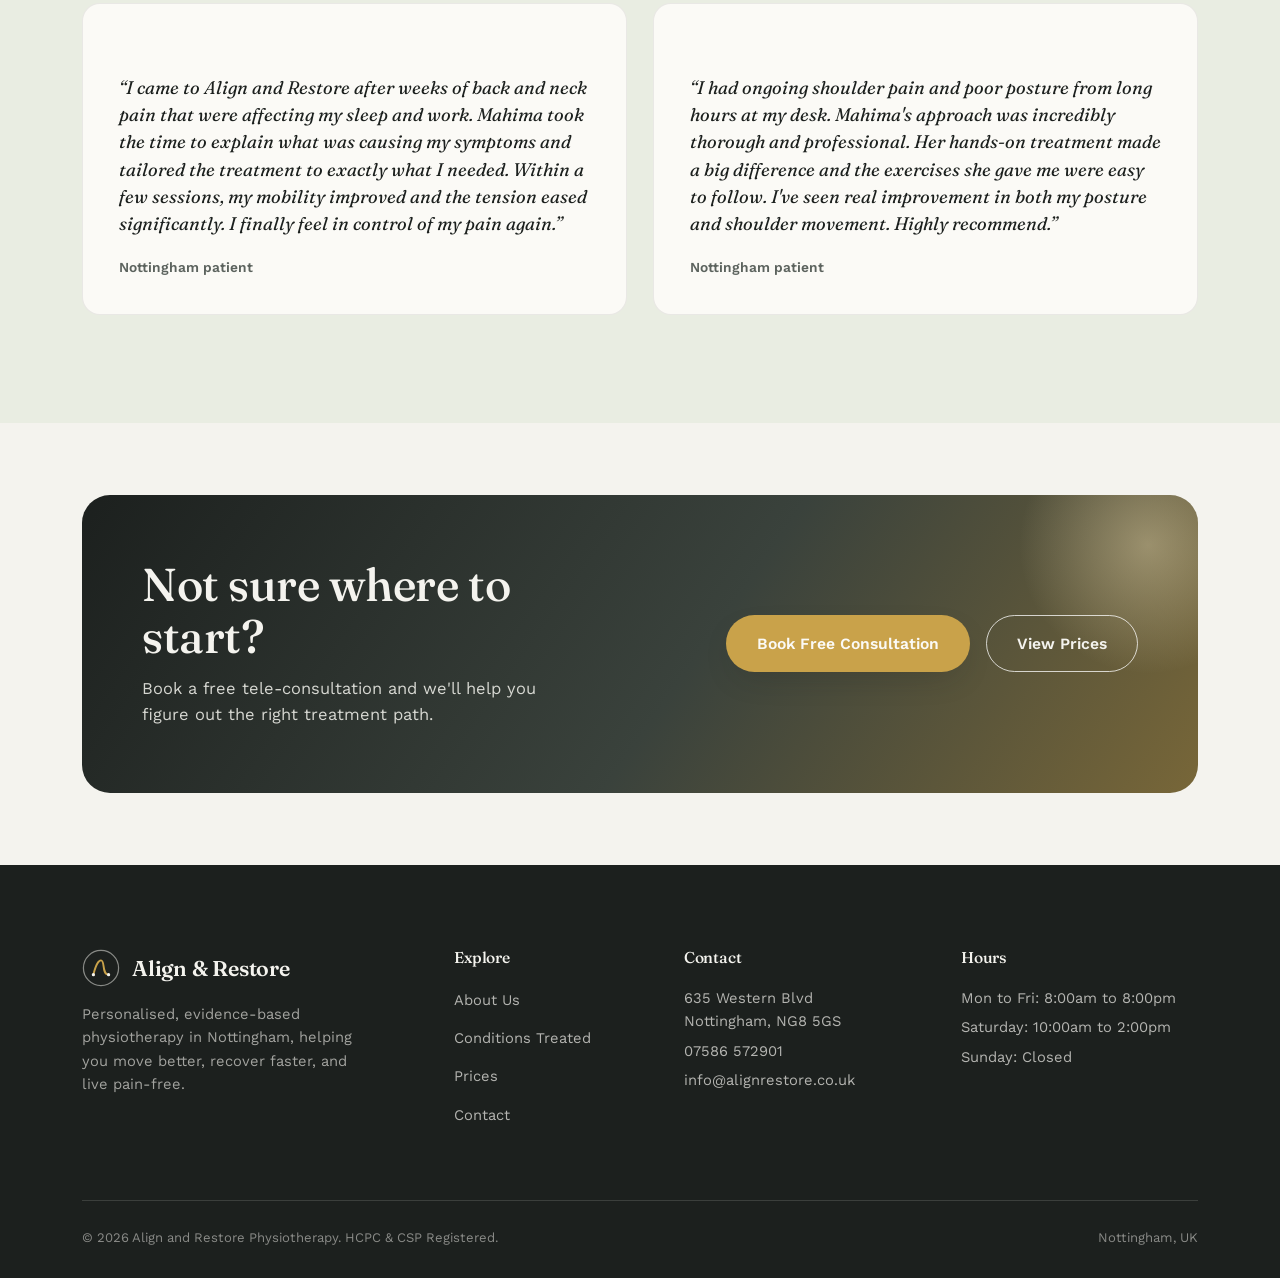
<file: conditions.html>
<!DOCTYPE html>
<html lang="en">
<head>
<meta charset="UTF-8">
<meta name="viewport" content="width=device-width, initial-scale=1.0">
<title>Conditions Treated: Align and Restore Physiotherapy</title>
<meta name="description" content="From musculoskeletal pain to post-surgery rehab and home visits, see the full range of conditions treated at Align and Restore Physiotherapy, Nottingham.">
<link rel="icon" href="data:,">
<link rel="stylesheet" href="css/styles.css">
</head>
<body>

<div class="announce"><a href="contact.html">Book your FREE tele-consultation today &rarr;</a></div>

<header class="site-header">
  <div class="wrap">
    <a href="index.html" class="brand">
      <div class="brand-mark">
        <svg class="brand-glyph" viewBox="0 0 40 40" fill="none" xmlns="http://www.w3.org/2000/svg">
          <circle cx="20" cy="20" r="18.5" stroke="#1c201e" stroke-width="1.3"/>
          <path d="M12 27C12 27 15.5 12 20 12C24.5 12 20.5 27 28 27" stroke="#c9a24a" stroke-width="2" stroke-linecap="round"/>
          <circle cx="12" cy="27" r="1.7" fill="#1c201e"/>
          <circle cx="28" cy="27" r="1.7" fill="#1c201e"/>
        </svg>
        <span class="brand-name">Align &amp; Restore</span>
      </div>
      <span class="brand-tag">Physiotherapy &middot; Nottingham</span>
    </a>
    <nav class="nav">
      <ul class="nav-links">
        <li><a href="index.html">Home</a></li>
        <li><a href="about.html">About</a></li>
        <li><a href="conditions.html">Conditions</a></li>
        <li><a href="prices.html">Prices</a></li>
        <li><a href="contact.html">Contact</a></li>
      </ul>
      <div class="nav-cta">
        <a href="tel:07586572901" class="nav-phone"><svg viewBox="0 0 24 24" fill="none" stroke="currentColor" stroke-width="1.8" stroke-linecap="round" stroke-linejoin="round"><path d="M3 8V6a2 2 0 012-2h3l2 4-2 1.5a10 10 0 004.5 4.5L14 12l4 2v3a2 2 0 01-2 2C9.4 19 3 12.6 3 8z"/></svg>07586 572901</a>
        <a href="contact.html" class="btn btn-clay btn-sm">Book Free Consultation</a>
      </div>
    </nav>
    <button class="nav-toggle" aria-label="Toggle menu" aria-expanded="false"><span></span></button>
  </div>
</header>

<div class="mobile-nav" id="mobileNav">
  <div class="mobile-nav-top">
    <a href="index.html" class="brand-mark">
      <svg class="brand-glyph" viewBox="0 0 40 40" fill="none" xmlns="http://www.w3.org/2000/svg">
        <circle cx="20" cy="20" r="18.5" stroke="#1c201e" stroke-width="1.3"/>
        <path d="M12 27C12 27 15.5 12 20 12C24.5 12 20.5 27 28 27" stroke="#c9a24a" stroke-width="2" stroke-linecap="round"/>
        <circle cx="12" cy="27" r="1.7" fill="#1c201e"/>
        <circle cx="28" cy="27" r="1.7" fill="#1c201e"/>
      </svg>
      <span class="brand-name">Align &amp; Restore</span>
    </a>
    <button class="mobile-nav-close" aria-label="Close menu">
      <svg viewBox="0 0 24 24" fill="none" stroke="currentColor" stroke-width="1.8" stroke-linecap="round"><path d="M6 6l12 12M18 6L6 18"/></svg>
    </button>
  </div>
  <ul class="mobile-nav-list">
    <li><a href="index.html">Home</a></li>
    <li><a href="about.html">About</a></li>
    <li><a href="conditions.html">Conditions</a></li>
    <li><a href="prices.html">Prices</a></li>
    <li><a href="contact.html">Contact</a></li>
  </ul>
  <div class="mobile-nav-foot">
    <a href="tel:07586572901" class="mobile-nav-phone">
      <svg viewBox="0 0 24 24" fill="none" stroke="currentColor" stroke-width="1.8" stroke-linecap="round" stroke-linejoin="round"><path d="M3 8V6a2 2 0 012-2h3l2 4-2 1.5a10 10 0 004.5 4.5L14 12l4 2v3a2 2 0 01-2 2C9.4 19 3 12.6 3 8z"/></svg>
      07586 572901
    </a>
  </div>
</div>

<section class="page-hero">
  <div class="wrap">
    <p class="eyebrow">Conditions We Treat</p>
    <h1>Whatever's holding<br>you back, we can help</h1>
    <p>From everyday aches to post-surgical recovery, our physiotherapy is tailored to your body, your goals, and your pace.</p>
  </div>
</section>

<section class="conditions-tabs" id="conditions-tabs" data-reveal>
  <div class="wrap">
    <div class="tabs-nav" role="tablist">
      <button class="tab-trigger" data-tab="msk" role="tab" aria-selected="false" aria-controls="msk" id="tab-msk">
        <svg viewBox="0 0 24 24" fill="none" stroke="currentColor" stroke-width="1.7" stroke-linecap="round" stroke-linejoin="round"><path d="M6 18L6 8"/><path d="M6 18L18 18"/><path d="M9 18a6 6 0 013.6-9.6" stroke-dasharray="2 2.4"/></svg>
        Musculoskeletal
      </button>
      <button class="tab-trigger" data-tab="post-surgery" role="tab" aria-selected="false" aria-controls="post-surgery" id="tab-post-surgery">
        <svg viewBox="0 0 24 24" fill="none" stroke="currentColor" stroke-width="1.7" stroke-linecap="round" stroke-linejoin="round"><circle cx="12" cy="12" r="9"/><path d="M7 12h2.5l1.5-3 2 6 1.5-3H17"/></svg>
        Post-Surgery Rehab
      </button>
      <button class="tab-trigger" data-tab="home-visits" role="tab" aria-selected="false" aria-controls="home-visits" id="tab-home-visits">
        <svg viewBox="0 0 24 24" fill="none" stroke="currentColor" stroke-width="1.7" stroke-linecap="round" stroke-linejoin="round"><path d="M4 11l8-6 8 6"/><path d="M6 10v9a1 1 0 001 1h10a1 1 0 001-1v-9"/><path d="M10 20v-5h4v5"/></svg>
        Home Visits
      </button>
    </div>

    <div class="tabs-panel-wrap">
      <div class="tab-panel" id="msk" role="tabpanel" aria-labelledby="tab-msk">
        <div class="tab-panel-inner">
          <div class="tab-panel-head">
            <div class="condition-icon">
              <svg viewBox="0 0 24 24" fill="none" stroke="currentColor" stroke-width="1.7" stroke-linecap="round" stroke-linejoin="round"><path d="M6 18L6 8"/><path d="M6 18L18 18"/><path d="M9 18a6 6 0 013.6-9.6" stroke-dasharray="2 2.4"/></svg>
            </div>
            <div>
              <p class="eyebrow">Category 01</p>
              <h2>Musculoskeletal (MSK) Conditions</h2>
              <p>Orthopaedic issues affecting joints, muscles and nerves, assessed and treated at the root cause.</p>
            </div>
          </div>
          <ul class="condition-list">
            <li><svg viewBox="0 0 24 24" fill="none" stroke="currentColor" stroke-width="2.2" stroke-linecap="round" stroke-linejoin="round"><path d="M4 12.5l4.5 4.5L20 6"/></svg>Back pain</li>
            <li><svg viewBox="0 0 24 24" fill="none" stroke="currentColor" stroke-width="2.2" stroke-linecap="round" stroke-linejoin="round"><path d="M4 12.5l4.5 4.5L20 6"/></svg>Neck pain</li>
            <li><svg viewBox="0 0 24 24" fill="none" stroke="currentColor" stroke-width="2.2" stroke-linecap="round" stroke-linejoin="round"><path d="M4 12.5l4.5 4.5L20 6"/></svg>Shoulder pain / frozen shoulder</li>
            <li><svg viewBox="0 0 24 24" fill="none" stroke="currentColor" stroke-width="2.2" stroke-linecap="round" stroke-linejoin="round"><path d="M4 12.5l4.5 4.5L20 6"/></svg>Rotator cuff injuries</li>
            <li><svg viewBox="0 0 24 24" fill="none" stroke="currentColor" stroke-width="2.2" stroke-linecap="round" stroke-linejoin="round"><path d="M4 12.5l4.5 4.5L20 6"/></svg>Hip &amp; knee pain</li>
            <li><svg viewBox="0 0 24 24" fill="none" stroke="currentColor" stroke-width="2.2" stroke-linecap="round" stroke-linejoin="round"><path d="M4 12.5l4.5 4.5L20 6"/></svg>Sciatica / nerve irritation</li>
            <li><svg viewBox="0 0 24 24" fill="none" stroke="currentColor" stroke-width="2.2" stroke-linecap="round" stroke-linejoin="round"><path d="M4 12.5l4.5 4.5L20 6"/></svg>Tennis &amp; golfer's elbow</li>
            <li><svg viewBox="0 0 24 24" fill="none" stroke="currentColor" stroke-width="2.2" stroke-linecap="round" stroke-linejoin="round"><path d="M4 12.5l4.5 4.5L20 6"/></svg>Wrist and hand pain</li>
            <li><svg viewBox="0 0 24 24" fill="none" stroke="currentColor" stroke-width="2.2" stroke-linecap="round" stroke-linejoin="round"><path d="M4 12.5l4.5 4.5L20 6"/></svg>Ankle sprains / foot pain</li>
            <li><svg viewBox="0 0 24 24" fill="none" stroke="currentColor" stroke-width="2.2" stroke-linecap="round" stroke-linejoin="round"><path d="M4 12.5l4.5 4.5L20 6"/></svg>Osteoarthritis (all joints)</li>
            <li><svg viewBox="0 0 24 24" fill="none" stroke="currentColor" stroke-width="2.2" stroke-linecap="round" stroke-linejoin="round"><path d="M4 12.5l4.5 4.5L20 6"/></svg>Repetitive strain injuries (RSI)</li>
            <li><svg viewBox="0 0 24 24" fill="none" stroke="currentColor" stroke-width="2.2" stroke-linecap="round" stroke-linejoin="round"><path d="M4 12.5l4.5 4.5L20 6"/></svg>Postural and movement dysfunction</li>
          </ul>
        </div>
      </div>

      <div class="tab-panel" id="post-surgery" role="tabpanel" aria-labelledby="tab-post-surgery">
        <div class="tab-panel-inner">
          <div class="tab-panel-head">
            <div class="condition-icon">
              <svg viewBox="0 0 24 24" fill="none" stroke="currentColor" stroke-width="1.7" stroke-linecap="round" stroke-linejoin="round"><circle cx="12" cy="12" r="9"/><path d="M7 12h2.5l1.5-3 2 6 1.5-3H17"/></svg>
            </div>
            <div>
              <p class="eyebrow">Category 02</p>
              <h2>Post-Surgery Rehabilitation</h2>
              <p>Structured, guided recovery plans designed for faster, safer healing after surgery.</p>
            </div>
          </div>
          <ul class="condition-list">
            <li><svg viewBox="0 0 24 24" fill="none" stroke="currentColor" stroke-width="2.2" stroke-linecap="round" stroke-linejoin="round"><path d="M4 12.5l4.5 4.5L20 6"/></svg>Joint replacement surgeries</li>
            <li><svg viewBox="0 0 24 24" fill="none" stroke="currentColor" stroke-width="2.2" stroke-linecap="round" stroke-linejoin="round"><path d="M4 12.5l4.5 4.5L20 6"/></svg>ACL reconstruction</li>
            <li><svg viewBox="0 0 24 24" fill="none" stroke="currentColor" stroke-width="2.2" stroke-linecap="round" stroke-linejoin="round"><path d="M4 12.5l4.5 4.5L20 6"/></svg>Meniscus repair</li>
            <li><svg viewBox="0 0 24 24" fill="none" stroke="currentColor" stroke-width="2.2" stroke-linecap="round" stroke-linejoin="round"><path d="M4 12.5l4.5 4.5L20 6"/></svg>Rotator cuff repair</li>
            <li><svg viewBox="0 0 24 24" fill="none" stroke="currentColor" stroke-width="2.2" stroke-linecap="round" stroke-linejoin="round"><path d="M4 12.5l4.5 4.5L20 6"/></svg>Tendon repairs (Achilles, biceps, shoulder)</li>
            <li><svg viewBox="0 0 24 24" fill="none" stroke="currentColor" stroke-width="2.2" stroke-linecap="round" stroke-linejoin="round"><path d="M4 12.5l4.5 4.5L20 6"/></svg>Spinal surgery rehabilitation</li>
            <li><svg viewBox="0 0 24 24" fill="none" stroke="currentColor" stroke-width="2.2" stroke-linecap="round" stroke-linejoin="round"><path d="M4 12.5l4.5 4.5L20 6"/></svg>Fracture fixation recovery</li>
            <li><svg viewBox="0 0 24 24" fill="none" stroke="currentColor" stroke-width="2.2" stroke-linecap="round" stroke-linejoin="round"><path d="M4 12.5l4.5 4.5L20 6"/></svg>Post-arthroscopy rehab</li>
            <li><svg viewBox="0 0 24 24" fill="none" stroke="currentColor" stroke-width="2.2" stroke-linecap="round" stroke-linejoin="round"><path d="M4 12.5l4.5 4.5L20 6"/></svg>Post-trauma stiffness and weakness</li>
            <li><svg viewBox="0 0 24 24" fill="none" stroke="currentColor" stroke-width="2.2" stroke-linecap="round" stroke-linejoin="round"><path d="M4 12.5l4.5 4.5L20 6"/></svg>General post-operative mobility issues</li>
          </ul>
        </div>
      </div>

      <div class="tab-panel" id="home-visits" role="tabpanel" aria-labelledby="tab-home-visits">
        <div class="tab-panel-inner">
          <div class="tab-panel-head">
            <div class="condition-icon">
              <svg viewBox="0 0 24 24" fill="none" stroke="currentColor" stroke-width="1.7" stroke-linecap="round" stroke-linejoin="round"><path d="M4 11l8-6 8 6"/><path d="M6 10v9a1 1 0 001 1h10a1 1 0 001-1v-9"/><path d="M10 20v-5h4v5"/></svg>
            </div>
            <div>
              <p class="eyebrow">Category 03</p>
              <h2>Conditions Suitable for Home Visits</h2>
              <p>Professional physiotherapy in your own home, ideal for reduced mobility or long-standing pain.</p>
            </div>
          </div>
          <ul class="condition-list">
            <li><svg viewBox="0 0 24 24" fill="none" stroke="currentColor" stroke-width="2.2" stroke-linecap="round" stroke-linejoin="round"><path d="M4 12.5l4.5 4.5L20 6"/></svg>Post-surgery rehab at home</li>
            <li><svg viewBox="0 0 24 24" fill="none" stroke="currentColor" stroke-width="2.2" stroke-linecap="round" stroke-linejoin="round"><path d="M4 12.5l4.5 4.5L20 6"/></svg>Reduced mobility and difficulty walking</li>
            <li><svg viewBox="0 0 24 24" fill="none" stroke="currentColor" stroke-width="2.2" stroke-linecap="round" stroke-linejoin="round"><path d="M4 12.5l4.5 4.5L20 6"/></svg>Elderly rehabilitation</li>
            <li><svg viewBox="0 0 24 24" fill="none" stroke="currentColor" stroke-width="2.2" stroke-linecap="round" stroke-linejoin="round"><path d="M4 12.5l4.5 4.5L20 6"/></svg>Balance issues / fall prevention support</li>
            <li><svg viewBox="0 0 24 24" fill="none" stroke="currentColor" stroke-width="2.2" stroke-linecap="round" stroke-linejoin="round"><path d="M4 12.5l4.5 4.5L20 6"/></svg>General de-conditioning / weakness</li>
            <li><svg viewBox="0 0 24 24" fill="none" stroke="currentColor" stroke-width="2.2" stroke-linecap="round" stroke-linejoin="round"><path d="M4 12.5l4.5 4.5L20 6"/></svg>Chronic back or knee pain</li>
            <li><svg viewBox="0 0 24 24" fill="none" stroke="currentColor" stroke-width="2.2" stroke-linecap="round" stroke-linejoin="round"><path d="M4 12.5l4.5 4.5L20 6"/></svg>Arthritis-related mobility problems</li>
            <li><svg viewBox="0 0 24 24" fill="none" stroke="currentColor" stroke-width="2.2" stroke-linecap="round" stroke-linejoin="round"><path d="M4 12.5l4.5 4.5L20 6"/></svg>Long-term pain management at home</li>
          </ul>
        </div>
      </div>
    </div>
  </div>
</section>

<section class="section section--sage">
  <div class="wrap">
    <div class="section-head center" data-reveal>
      <p class="eyebrow" style="justify-content:center">Testimonials</p>
      <h2>Real recoveries, in patients' own words</h2>
    </div>
    <div class="testi-grid" data-reveal-group>
      <div class="testi-card" data-reveal-item>
        <div class="testi-stars">
          <svg viewBox="0 0 24 24" fill="currentColor"><path d="M12 2l2.9 6.5 7.1.6-5.4 4.7 1.6 7-6.2-3.8L6 21l1.6-7L2.2 9.1l7.1-.6L12 2z"/></svg>
          <svg viewBox="0 0 24 24" fill="currentColor"><path d="M12 2l2.9 6.5 7.1.6-5.4 4.7 1.6 7-6.2-3.8L6 21l1.6-7L2.2 9.1l7.1-.6L12 2z"/></svg>
          <svg viewBox="0 0 24 24" fill="currentColor"><path d="M12 2l2.9 6.5 7.1.6-5.4 4.7 1.6 7-6.2-3.8L6 21l1.6-7L2.2 9.1l7.1-.6L12 2z"/></svg>
          <svg viewBox="0 0 24 24" fill="currentColor"><path d="M12 2l2.9 6.5 7.1.6-5.4 4.7 1.6 7-6.2-3.8L6 21l1.6-7L2.2 9.1l7.1-.6L12 2z"/></svg>
          <svg viewBox="0 0 24 24" fill="currentColor"><path d="M12 2l2.9 6.5 7.1.6-5.4 4.7 1.6 7-6.2-3.8L6 21l1.6-7L2.2 9.1l7.1-.6L12 2z"/></svg>
        </div>
        <p>&ldquo;I came to Align and Restore after weeks of back and neck pain that were affecting my sleep and work. Mahima took the time to explain what was causing my symptoms and tailored the treatment to exactly what I needed. Within a few sessions, my mobility improved and the tension eased significantly. I finally feel in control of my pain again.&rdquo;</p>
        <div class="testi-name">Nottingham patient</div>
      </div>
      <div class="testi-card" data-reveal-item>
        <div class="testi-stars">
          <svg viewBox="0 0 24 24" fill="currentColor"><path d="M12 2l2.9 6.5 7.1.6-5.4 4.7 1.6 7-6.2-3.8L6 21l1.6-7L2.2 9.1l7.1-.6L12 2z"/></svg>
          <svg viewBox="0 0 24 24" fill="currentColor"><path d="M12 2l2.9 6.5 7.1.6-5.4 4.7 1.6 7-6.2-3.8L6 21l1.6-7L2.2 9.1l7.1-.6L12 2z"/></svg>
          <svg viewBox="0 0 24 24" fill="currentColor"><path d="M12 2l2.9 6.5 7.1.6-5.4 4.7 1.6 7-6.2-3.8L6 21l1.6-7L2.2 9.1l7.1-.6L12 2z"/></svg>
          <svg viewBox="0 0 24 24" fill="currentColor"><path d="M12 2l2.9 6.5 7.1.6-5.4 4.7 1.6 7-6.2-3.8L6 21l1.6-7L2.2 9.1l7.1-.6L12 2z"/></svg>
          <svg viewBox="0 0 24 24" fill="currentColor"><path d="M12 2l2.9 6.5 7.1.6-5.4 4.7 1.6 7-6.2-3.8L6 21l1.6-7L2.2 9.1l7.1-.6L12 2z"/></svg>
        </div>
        <p>&ldquo;I had ongoing shoulder pain and poor posture from long hours at my desk. Mahima's approach was incredibly thorough and professional. Her hands-on treatment made a big difference and the exercises she gave me were easy to follow. I've seen real improvement in both my posture and shoulder movement. Highly recommend.&rdquo;</p>
        <div class="testi-name">Nottingham patient</div>
      </div>
    </div>
  </div>
</section>

<section class="section--tight">
  <div class="wrap">
    <div class="cta-band" data-reveal>
      <div>
        <h2>Not sure where to start?</h2>
        <p>Book a free tele-consultation and we'll help you figure out the right treatment path.</p>
      </div>
      <div class="cta-band-actions">
        <a href="contact.html" class="btn btn-clay">Book Free Consultation</a>
        <a href="prices.html" class="btn btn-outline">View Prices</a>
      </div>
    </div>
  </div>
</section>

<footer class="site-footer">
  <div class="wrap">
    <div class="footer-grid">
      <div class="footer-brand">
        <div class="brand-mark">
          <svg class="brand-glyph" viewBox="0 0 40 40" fill="none" xmlns="http://www.w3.org/2000/svg">
            <circle cx="20" cy="20" r="18.5" stroke="#f4f3ee" stroke-width="1.3" opacity="0.5"/>
            <path d="M12 27C12 27 15.5 12 20 12C24.5 12 20.5 27 28 27" stroke="#c9a24a" stroke-width="2" stroke-linecap="round"/>
            <circle cx="12" cy="27" r="1.7" fill="#f4f3ee"/>
            <circle cx="28" cy="27" r="1.7" fill="#f4f3ee"/>
          </svg>
          <span class="brand-name">Align &amp; Restore</span>
        </div>
        <p>Personalised, evidence-based physiotherapy in Nottingham, helping you move better, recover faster, and live pain-free.</p>
      </div>
      <div class="footer-col">
        <h4>Explore</h4>
        <ul>
          <li><a href="about.html">About Us</a></li>
          <li><a href="conditions.html">Conditions Treated</a></li>
          <li><a href="prices.html">Prices</a></li>
          <li><a href="contact.html">Contact</a></li>
        </ul>
      </div>
      <div class="footer-col">
        <h4>Contact</h4>
        <p>635 Western Blvd<br>Nottingham, NG8 5GS</p>
        <p><a href="tel:07586572901">07586 572901</a></p>
        <p><a href="mailto:info@alignrestore.co.uk">info@alignrestore.co.uk</a></p>
      </div>
      <div class="footer-col">
        <h4>Hours</h4>
        <p>Mon to Fri: 8:00am to 8:00pm</p>
        <p>Saturday: 10:00am to 2:00pm</p>
        <p>Sunday: Closed</p>
      </div>
    </div>
    <div class="footer-bottom">
      <span>&copy; 2026 Align and Restore Physiotherapy. HCPC &amp; CSP Registered.</span>
      <span>Nottingham, UK</span>
    </div>
  </div>
</footer>


<script src="js/main.js"></script>
</body>
</html>
</file>
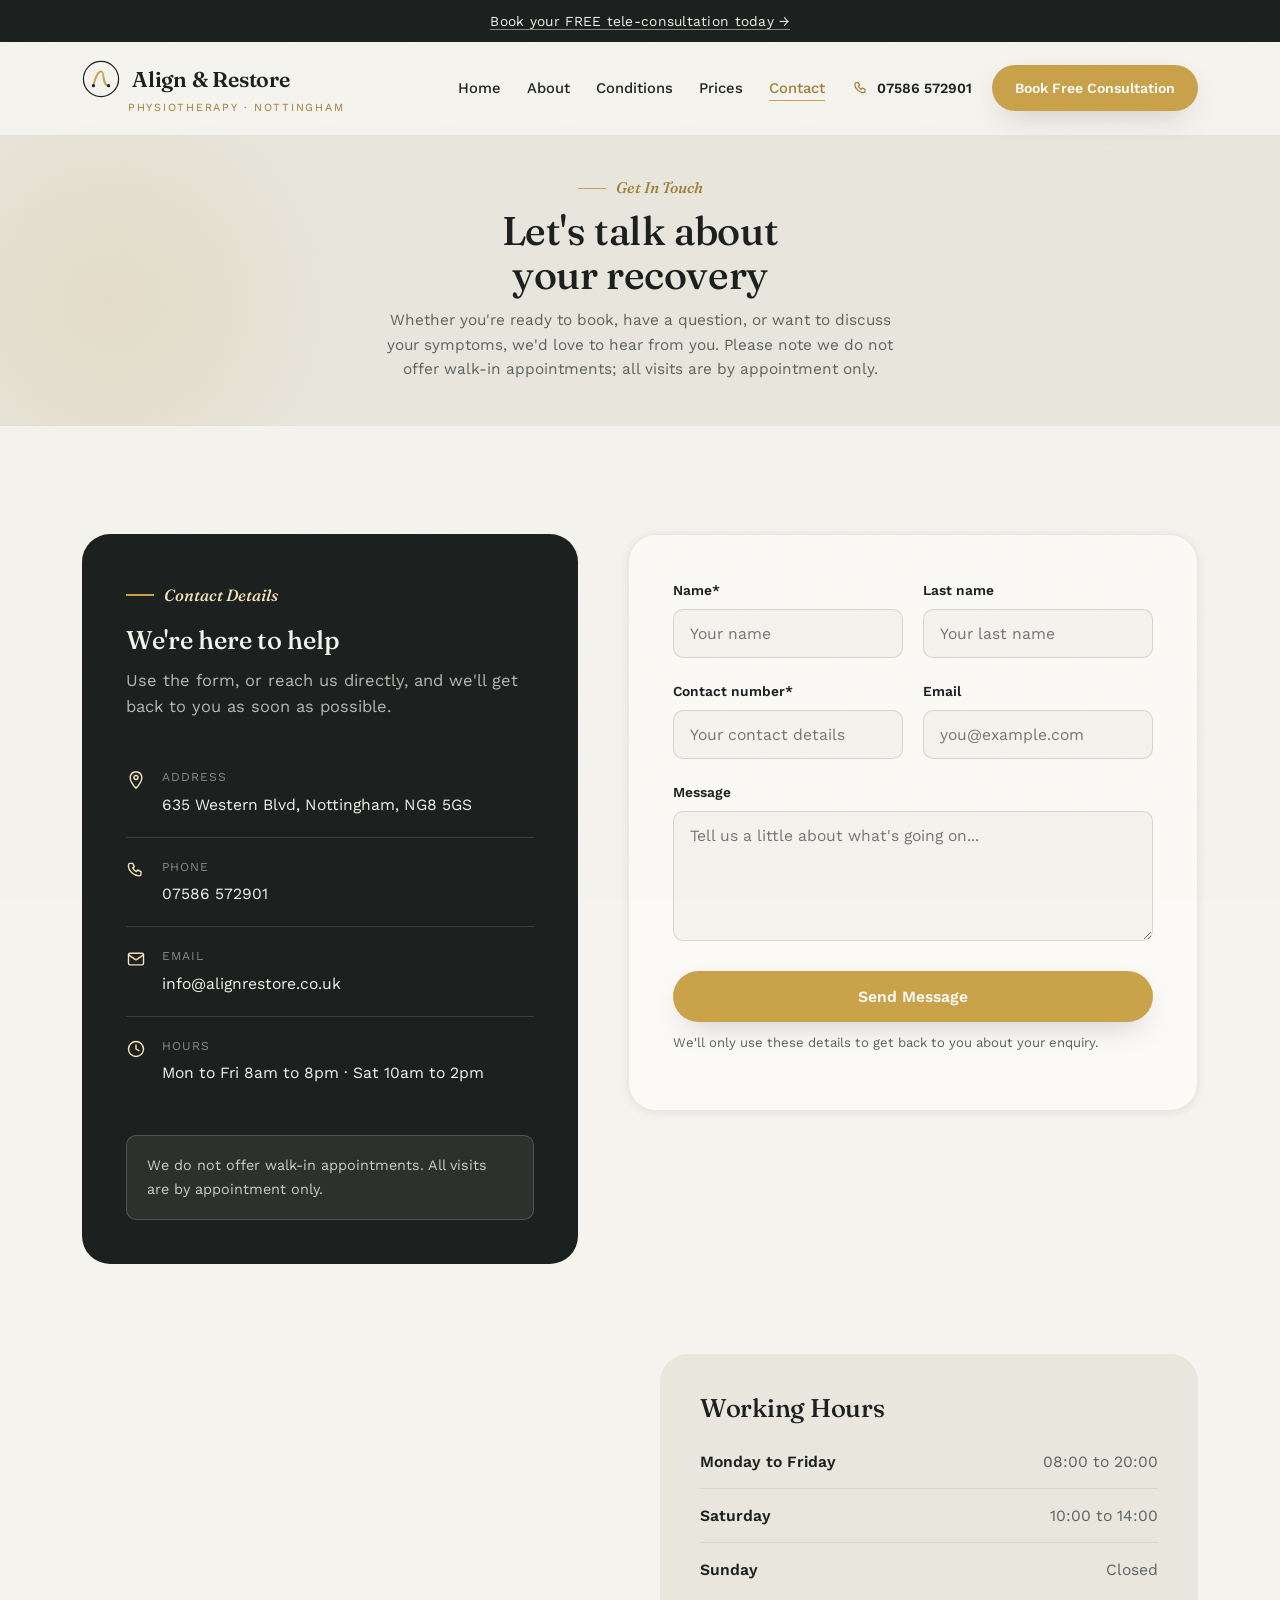
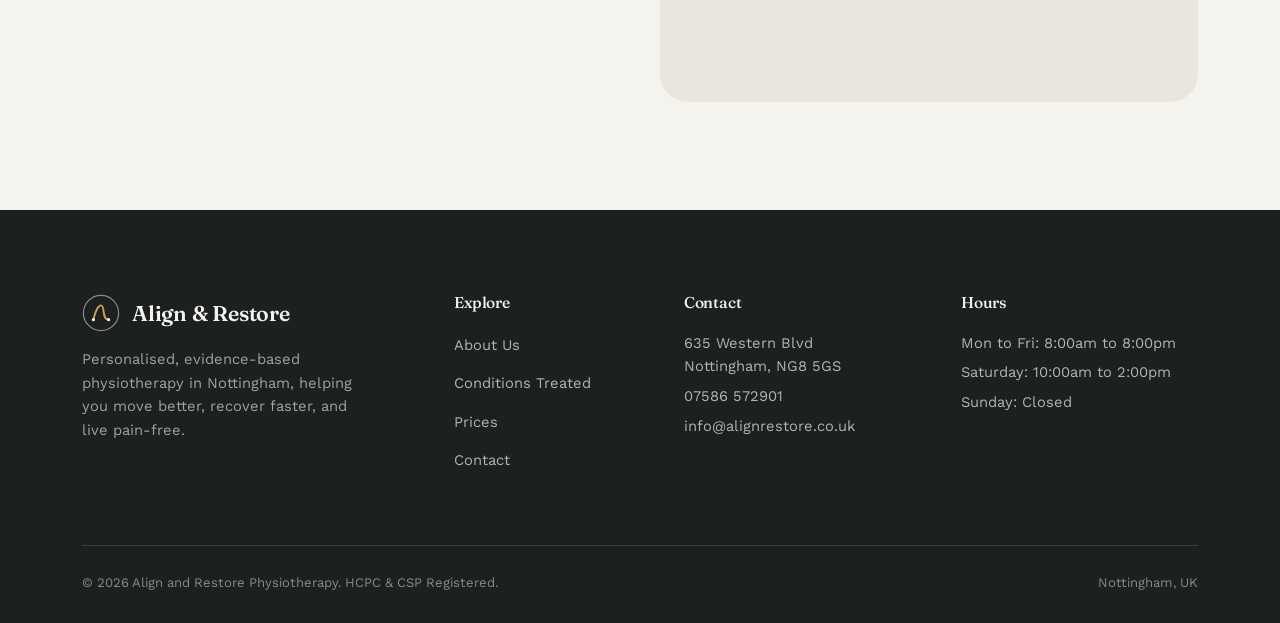
<file: contact.html>
<!DOCTYPE html>
<html lang="en">
<head>
<meta charset="UTF-8">
<meta name="viewport" content="width=device-width, initial-scale=1.0">
<title>Contact Us: Align and Restore Physiotherapy</title>
<meta name="description" content="Get in touch with Align and Restore Physiotherapy in Nottingham. Book a free tele-consultation or ask a question. All visits are by appointment only.">
<link rel="icon" href="data:,">
<link rel="stylesheet" href="css/styles.css">
</head>
<body>

<div class="announce"><a href="contact.html">Book your FREE tele-consultation today &rarr;</a></div>

<header class="site-header">
  <div class="wrap">
    <a href="index.html" class="brand">
      <div class="brand-mark">
        <svg class="brand-glyph" viewBox="0 0 40 40" fill="none" xmlns="http://www.w3.org/2000/svg">
          <circle cx="20" cy="20" r="18.5" stroke="#1c201e" stroke-width="1.3"/>
          <path d="M12 27C12 27 15.5 12 20 12C24.5 12 20.5 27 28 27" stroke="#c9a24a" stroke-width="2" stroke-linecap="round"/>
          <circle cx="12" cy="27" r="1.7" fill="#1c201e"/>
          <circle cx="28" cy="27" r="1.7" fill="#1c201e"/>
        </svg>
        <span class="brand-name">Align &amp; Restore</span>
      </div>
      <span class="brand-tag">Physiotherapy &middot; Nottingham</span>
    </a>
    <nav class="nav">
      <ul class="nav-links">
        <li><a href="index.html">Home</a></li>
        <li><a href="about.html">About</a></li>
        <li><a href="conditions.html">Conditions</a></li>
        <li><a href="prices.html">Prices</a></li>
        <li><a href="contact.html">Contact</a></li>
      </ul>
      <div class="nav-cta">
        <a href="tel:07586572901" class="nav-phone"><svg viewBox="0 0 24 24" fill="none" stroke="currentColor" stroke-width="1.8" stroke-linecap="round" stroke-linejoin="round"><path d="M3 8V6a2 2 0 012-2h3l2 4-2 1.5a10 10 0 004.5 4.5L14 12l4 2v3a2 2 0 01-2 2C9.4 19 3 12.6 3 8z"/></svg>07586 572901</a>
        <a href="contact.html" class="btn btn-clay btn-sm">Book Free Consultation</a>
      </div>
    </nav>
    <button class="nav-toggle" aria-label="Toggle menu" aria-expanded="false"><span></span></button>
  </div>
</header>

<div class="mobile-nav" id="mobileNav">
  <div class="mobile-nav-top">
    <a href="index.html" class="brand-mark">
      <svg class="brand-glyph" viewBox="0 0 40 40" fill="none" xmlns="http://www.w3.org/2000/svg">
        <circle cx="20" cy="20" r="18.5" stroke="#1c201e" stroke-width="1.3"/>
        <path d="M12 27C12 27 15.5 12 20 12C24.5 12 20.5 27 28 27" stroke="#c9a24a" stroke-width="2" stroke-linecap="round"/>
        <circle cx="12" cy="27" r="1.7" fill="#1c201e"/>
        <circle cx="28" cy="27" r="1.7" fill="#1c201e"/>
      </svg>
      <span class="brand-name">Align &amp; Restore</span>
    </a>
    <button class="mobile-nav-close" aria-label="Close menu">
      <svg viewBox="0 0 24 24" fill="none" stroke="currentColor" stroke-width="1.8" stroke-linecap="round"><path d="M6 6l12 12M18 6L6 18"/></svg>
    </button>
  </div>
  <ul class="mobile-nav-list">
    <li><a href="index.html">Home</a></li>
    <li><a href="about.html">About</a></li>
    <li><a href="conditions.html">Conditions</a></li>
    <li><a href="prices.html">Prices</a></li>
    <li><a href="contact.html">Contact</a></li>
  </ul>
  <div class="mobile-nav-foot">
    <a href="tel:07586572901" class="mobile-nav-phone">
      <svg viewBox="0 0 24 24" fill="none" stroke="currentColor" stroke-width="1.8" stroke-linecap="round" stroke-linejoin="round"><path d="M3 8V6a2 2 0 012-2h3l2 4-2 1.5a10 10 0 004.5 4.5L14 12l4 2v3a2 2 0 01-2 2C9.4 19 3 12.6 3 8z"/></svg>
      07586 572901
    </a>
  </div>
</div>

<section class="page-hero">
  <div class="wrap">
    <p class="eyebrow">Get In Touch</p>
    <h1>Let's talk about<br>your recovery</h1>
    <p>Whether you're ready to book, have a question, or want to discuss your symptoms, we'd love to hear from you. Please note we do not offer walk-in appointments; all visits are by appointment only.</p>
  </div>
</section>

<section class="section">
  <div class="wrap">
    <div class="contact-grid">
      <div class="contact-info-card" data-reveal>
        <p class="eyebrow" style="color:var(--clay-light)">Contact Details</p>
        <h3>We're here to help</h3>
        <p style="color:rgba(245,244,239,0.72)">Use the form, or reach us directly, and we'll get back to you as soon as possible.</p>
        <div class="contact-row">
          <svg viewBox="0 0 24 24" fill="none" stroke="currentColor" stroke-width="1.7" stroke-linecap="round" stroke-linejoin="round"><path d="M12 22s7-7.58 7-13a7 7 0 10-14 0c0 5.42 7 13 7 13z"/><circle cx="12" cy="9" r="2.4"/></svg>
          <div><div class="label">Address</div><div class="value">635 Western Blvd, Nottingham, NG8 5GS</div></div>
        </div>
        <div class="contact-row">
          <svg viewBox="0 0 24 24" fill="none" stroke="currentColor" stroke-width="1.7" stroke-linecap="round" stroke-linejoin="round"><path d="M3 8V6a2 2 0 012-2h3l2 4-2 1.5a10 10 0 004.5 4.5L14 12l4 2v3a2 2 0 01-2 2C9.4 19 3 12.6 3 8z"/></svg>
          <div><div class="label">Phone</div><div class="value"><a href="tel:07586572901">07586 572901</a></div></div>
        </div>
        <div class="contact-row">
          <svg viewBox="0 0 24 24" fill="none" stroke="currentColor" stroke-width="1.7" stroke-linecap="round" stroke-linejoin="round"><rect x="3" y="5" width="18" height="14" rx="2"/><path d="M3 7l9 6 9-6"/></svg>
          <div><div class="label">Email</div><div class="value"><a href="mailto:info@alignrestore.co.uk">info@alignrestore.co.uk</a></div></div>
        </div>
        <div class="contact-row">
          <svg viewBox="0 0 24 24" fill="none" stroke="currentColor" stroke-width="1.7" stroke-linecap="round" stroke-linejoin="round"><circle cx="12" cy="12" r="9"/><path d="M12 7v5l3.5 2"/></svg>
          <div><div class="label">Hours</div><div class="value">Mon to Fri 8am to 8pm &middot; Sat 10am to 2pm</div></div>
        </div>
        <div class="notice-pill">We do not offer walk-in appointments. All visits are by appointment only.</div>
      </div>

      <div class="form-card" data-reveal>
        <div class="form-success" id="form-success">Thanks! Your message has been sent. We'll be in touch shortly.</div>
        <form id="contact-form" action="https://formspree.io/f/mjyvknvr" method="POST">
          <input type="hidden" name="_subject" value="New enquiry: Align and Restore website">
          <input type="text" name="_gotcha" style="display:none" tabindex="-1" autocomplete="off">
          <div class="form-row">
            <div class="field">
              <label for="fname">Name*</label>
              <input type="text" id="fname" name="fname" placeholder="Your name" required>
            </div>
            <div class="field">
              <label for="lname">Last name</label>
              <input type="text" id="lname" name="lname" placeholder="Your last name">
            </div>
          </div>
          <div class="form-row">
            <div class="field">
              <label for="phone">Contact number*</label>
              <input type="tel" id="phone" name="phone" placeholder="Your contact details" required>
            </div>
            <div class="field">
              <label for="email">Email</label>
              <input type="email" id="email" name="email" placeholder="you@example.com">
            </div>
          </div>
          <div class="field">
            <label for="message">Message</label>
            <textarea id="message" name="message" placeholder="Tell us a little about what's going on..."></textarea>
          </div>
          <button type="submit" class="btn btn-clay" style="width:100%; justify-content:center">Send Message</button>
          <p class="form-note">We'll only use these details to get back to you about your enquiry.</p>
        </form>
      </div>
    </div>

    <div class="split-panel">
      <div data-reveal>
        <iframe class="map-frame" loading="lazy" referrerpolicy="no-referrer-when-downgrade" src="https://www.google.com/maps?q=635+Western+Blvd,+Nottingham,+NG8+5GS&output=embed" title="Map to Align and Restore Physiotherapy"></iframe>
      </div>
      <div class="hours-card" data-reveal>
        <h3>Working Hours</h3>
        <div class="hours-row"><span class="day">Monday to Friday</span><span class="time">08:00 to 20:00</span></div>
        <div class="hours-row"><span class="day">Saturday</span><span class="time">10:00 to 14:00</span></div>
        <div class="hours-row"><span class="day">Sunday</span><span class="time">Closed</span></div>
      </div>
    </div>
  </div>
</section>

<footer class="site-footer">
  <div class="wrap">
    <div class="footer-grid">
      <div class="footer-brand">
        <div class="brand-mark">
          <svg class="brand-glyph" viewBox="0 0 40 40" fill="none" xmlns="http://www.w3.org/2000/svg">
            <circle cx="20" cy="20" r="18.5" stroke="#f4f3ee" stroke-width="1.3" opacity="0.5"/>
            <path d="M12 27C12 27 15.5 12 20 12C24.5 12 20.5 27 28 27" stroke="#c9a24a" stroke-width="2" stroke-linecap="round"/>
            <circle cx="12" cy="27" r="1.7" fill="#f4f3ee"/>
            <circle cx="28" cy="27" r="1.7" fill="#f4f3ee"/>
          </svg>
          <span class="brand-name">Align &amp; Restore</span>
        </div>
        <p>Personalised, evidence-based physiotherapy in Nottingham, helping you move better, recover faster, and live pain-free.</p>
      </div>
      <div class="footer-col">
        <h4>Explore</h4>
        <ul>
          <li><a href="about.html">About Us</a></li>
          <li><a href="conditions.html">Conditions Treated</a></li>
          <li><a href="prices.html">Prices</a></li>
          <li><a href="contact.html">Contact</a></li>
        </ul>
      </div>
      <div class="footer-col">
        <h4>Contact</h4>
        <p>635 Western Blvd<br>Nottingham, NG8 5GS</p>
        <p><a href="tel:07586572901">07586 572901</a></p>
        <p><a href="mailto:info@alignrestore.co.uk">info@alignrestore.co.uk</a></p>
      </div>
      <div class="footer-col">
        <h4>Hours</h4>
        <p>Mon to Fri: 8:00am to 8:00pm</p>
        <p>Saturday: 10:00am to 2:00pm</p>
        <p>Sunday: Closed</p>
      </div>
    </div>
    <div class="footer-bottom">
      <span>&copy; 2026 Align and Restore Physiotherapy. HCPC &amp; CSP Registered.</span>
      <span>Nottingham, UK</span>
    </div>
  </div>
</footer>

<script src="js/main.js"></script>
</body>
</html>
</file>
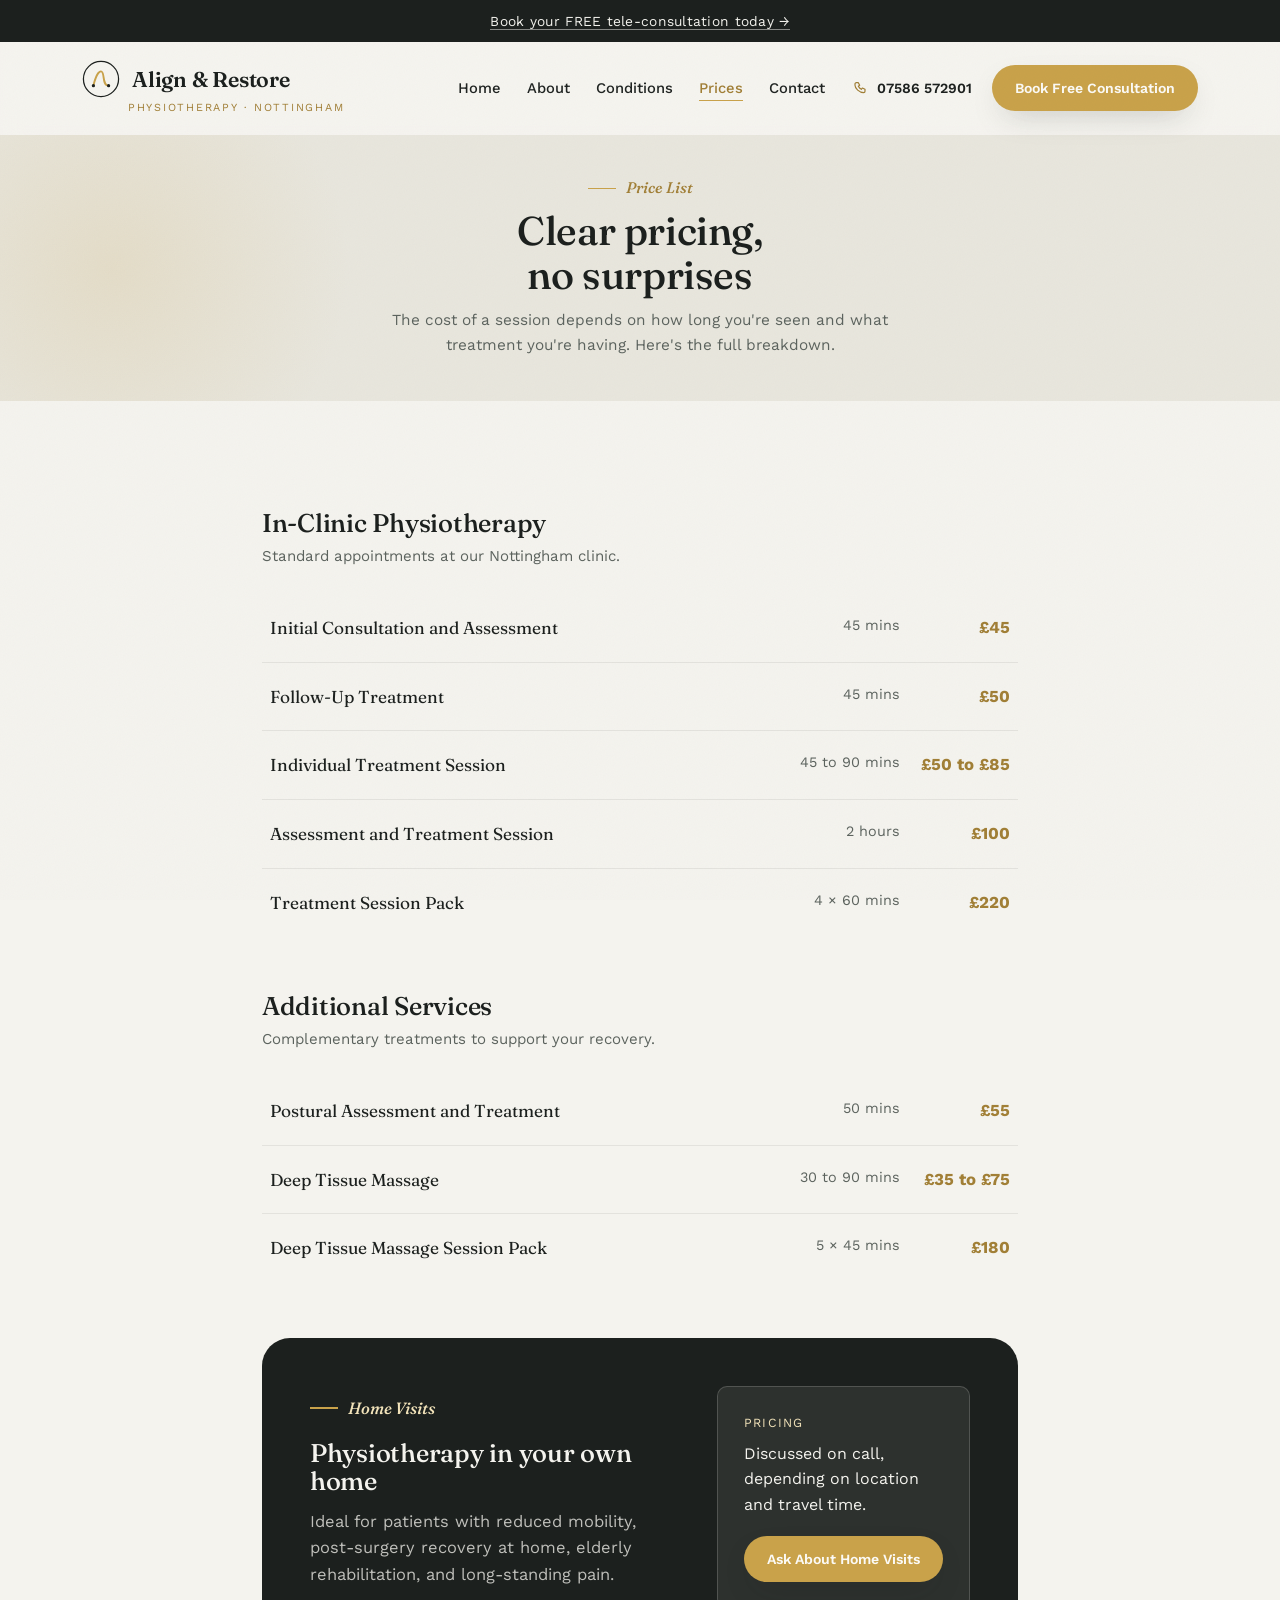
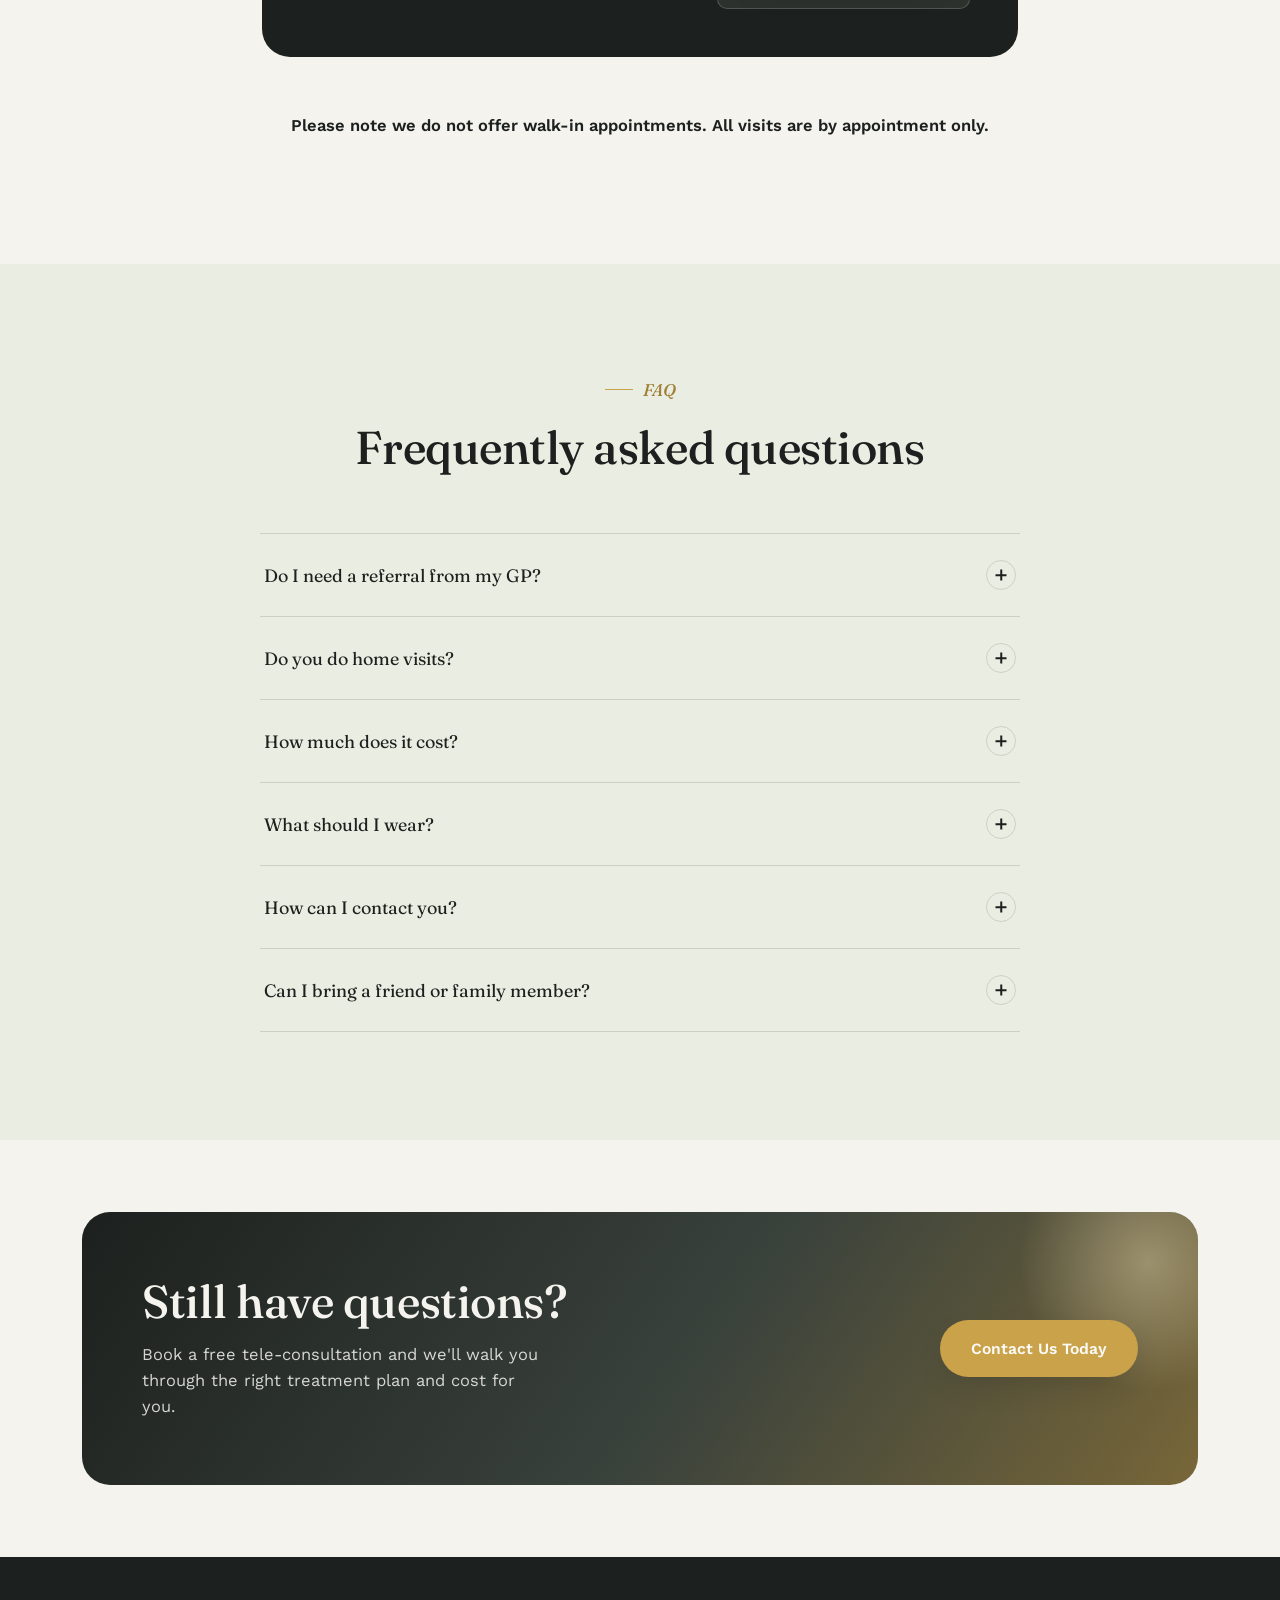
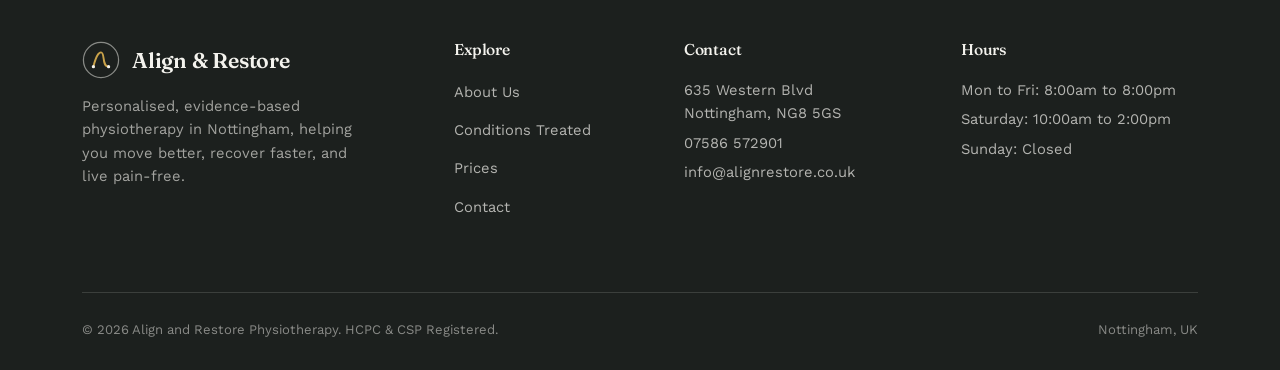
<file: prices.html>
<!DOCTYPE html>
<html lang="en">
<head>
<meta charset="UTF-8">
<meta name="viewport" content="width=device-width, initial-scale=1.0">
<title>Prices: Align and Restore Physiotherapy</title>
<meta name="description" content="Clear, transparent physiotherapy pricing in Nottingham: in-clinic sessions, deep tissue massage, treatment packs, and home visits.">
<link rel="icon" href="data:,">
<link rel="stylesheet" href="css/styles.css">
</head>
<body>

<div class="announce"><a href="contact.html">Book your FREE tele-consultation today &rarr;</a></div>

<header class="site-header">
  <div class="wrap">
    <a href="index.html" class="brand">
      <div class="brand-mark">
        <svg class="brand-glyph" viewBox="0 0 40 40" fill="none" xmlns="http://www.w3.org/2000/svg">
          <circle cx="20" cy="20" r="18.5" stroke="#1c201e" stroke-width="1.3"/>
          <path d="M12 27C12 27 15.5 12 20 12C24.5 12 20.5 27 28 27" stroke="#c9a24a" stroke-width="2" stroke-linecap="round"/>
          <circle cx="12" cy="27" r="1.7" fill="#1c201e"/>
          <circle cx="28" cy="27" r="1.7" fill="#1c201e"/>
        </svg>
        <span class="brand-name">Align &amp; Restore</span>
      </div>
      <span class="brand-tag">Physiotherapy &middot; Nottingham</span>
    </a>
    <nav class="nav">
      <ul class="nav-links">
        <li><a href="index.html">Home</a></li>
        <li><a href="about.html">About</a></li>
        <li><a href="conditions.html">Conditions</a></li>
        <li><a href="prices.html">Prices</a></li>
        <li><a href="contact.html">Contact</a></li>
      </ul>
      <div class="nav-cta">
        <a href="tel:07586572901" class="nav-phone"><svg viewBox="0 0 24 24" fill="none" stroke="currentColor" stroke-width="1.8" stroke-linecap="round" stroke-linejoin="round"><path d="M3 8V6a2 2 0 012-2h3l2 4-2 1.5a10 10 0 004.5 4.5L14 12l4 2v3a2 2 0 01-2 2C9.4 19 3 12.6 3 8z"/></svg>07586 572901</a>
        <a href="contact.html" class="btn btn-clay btn-sm">Book Free Consultation</a>
      </div>
    </nav>
    <button class="nav-toggle" aria-label="Toggle menu" aria-expanded="false"><span></span></button>
  </div>
</header>

<div class="mobile-nav" id="mobileNav">
  <div class="mobile-nav-top">
    <a href="index.html" class="brand-mark">
      <svg class="brand-glyph" viewBox="0 0 40 40" fill="none" xmlns="http://www.w3.org/2000/svg">
        <circle cx="20" cy="20" r="18.5" stroke="#1c201e" stroke-width="1.3"/>
        <path d="M12 27C12 27 15.5 12 20 12C24.5 12 20.5 27 28 27" stroke="#c9a24a" stroke-width="2" stroke-linecap="round"/>
        <circle cx="12" cy="27" r="1.7" fill="#1c201e"/>
        <circle cx="28" cy="27" r="1.7" fill="#1c201e"/>
      </svg>
      <span class="brand-name">Align &amp; Restore</span>
    </a>
    <button class="mobile-nav-close" aria-label="Close menu">
      <svg viewBox="0 0 24 24" fill="none" stroke="currentColor" stroke-width="1.8" stroke-linecap="round"><path d="M6 6l12 12M18 6L6 18"/></svg>
    </button>
  </div>
  <ul class="mobile-nav-list">
    <li><a href="index.html">Home</a></li>
    <li><a href="about.html">About</a></li>
    <li><a href="conditions.html">Conditions</a></li>
    <li><a href="prices.html">Prices</a></li>
    <li><a href="contact.html">Contact</a></li>
  </ul>
  <div class="mobile-nav-foot">
    <a href="tel:07586572901" class="mobile-nav-phone">
      <svg viewBox="0 0 24 24" fill="none" stroke="currentColor" stroke-width="1.8" stroke-linecap="round" stroke-linejoin="round"><path d="M3 8V6a2 2 0 012-2h3l2 4-2 1.5a10 10 0 004.5 4.5L14 12l4 2v3a2 2 0 01-2 2C9.4 19 3 12.6 3 8z"/></svg>
      07586 572901
    </a>
  </div>
</div>

<section class="page-hero">
  <div class="wrap">
    <p class="eyebrow">Price List</p>
    <h1>Clear pricing,<br>no surprises</h1>
    <p>The cost of a session depends on how long you're seen and what treatment you're having. Here's the full breakdown.</p>
  </div>
</section>

<section class="section">
  <div class="wrap" style="max-width:820px">
    <div class="price-block" data-reveal>
      <h3>In-Clinic Physiotherapy</h3>
      <p>Standard appointments at our Nottingham clinic.</p>
      <table class="price-table">
        <tr>
          <td class="price-name">Initial Consultation and Assessment</td>
          <td class="price-duration">45 mins</td>
          <td class="price-amount">£45</td>
        </tr>
        <tr>
          <td class="price-name">Follow-Up Treatment</td>
          <td class="price-duration">45 mins</td>
          <td class="price-amount">£50</td>
        </tr>
        <tr>
          <td class="price-name">Individual Treatment Session</td>
          <td class="price-duration">45 to 90 mins</td>
          <td class="price-amount">£50 to £85</td>
        </tr>
        <tr>
          <td class="price-name">Assessment and Treatment Session</td>
          <td class="price-duration">2 hours</td>
          <td class="price-amount">£100</td>
        </tr>
        <tr>
          <td class="price-name">Treatment Session Pack</td>
          <td class="price-duration">4 &times; 60 mins</td>
          <td class="price-amount">£220</td>
        </tr>
      </table>
    </div>

    <div class="price-block" data-reveal>
      <h3>Additional Services</h3>
      <p>Complementary treatments to support your recovery.</p>
      <table class="price-table">
        <tr>
          <td class="price-name">Postural Assessment and Treatment</td>
          <td class="price-duration">50 mins</td>
          <td class="price-amount">£55</td>
        </tr>
        <tr>
          <td class="price-name">Deep Tissue Massage</td>
          <td class="price-duration">30 to 90 mins</td>
          <td class="price-amount">£35 to £75</td>
        </tr>
        <tr>
          <td class="price-name">Deep Tissue Massage Session Pack</td>
          <td class="price-duration">5 &times; 45 mins</td>
          <td class="price-amount">£180</td>
        </tr>
      </table>
    </div>

    <div class="home-visit-panel" data-reveal>
      <div>
        <p class="eyebrow" style="color:var(--clay-light)">Home Visits</p>
        <h3 style="color:var(--paper)">Physiotherapy in your own home</h3>
        <p>Ideal for patients with reduced mobility, post-surgery recovery at home, elderly rehabilitation, and long-standing pain.</p>
      </div>
      <div class="home-visit-pricing">
        <span class="label">Pricing</span>
        <p style="margin:0; color:var(--paper); font-size:1rem">Discussed on call, depending on location and travel time.</p>
        <a href="contact.html" class="btn btn-clay btn-sm" style="margin-top:18px">Ask About Home Visits</a>
      </div>
    </div>

    <p style="text-align:center; margin-top:56px; font-weight:600; color:var(--forest-deep)">Please note we do not offer walk-in appointments. All visits are by appointment only.</p>
  </div>
</section>

<section class="section section--sage">
  <div class="wrap">
    <div class="section-head center" data-reveal>
      <p class="eyebrow" style="justify-content:center">FAQ</p>
      <h2>Frequently asked questions</h2>
    </div>
    <div class="faq-list" data-reveal>
      <div class="faq-item">
        <button class="faq-q"><span>Do I need a referral from my GP?</span><span class="plus"></span></button>
        <div class="faq-a"><div class="faq-a-inner">You do not need a GP referral to see us. As HCPC-registered physiotherapists, we are qualified to assess, diagnose, and treat your condition directly. The title "Physiotherapist" is protected by law, so you can be confident you're seeing a fully trained and accredited professional. We can also communicate with your GP or other healthcare providers if needed, with your consent.</div></div>
      </div>
      <div class="faq-item">
        <button class="faq-q"><span>Do you do home visits?</span><span class="plus"></span></button>
        <div class="faq-a"><div class="faq-a-inner">We do offer home visits within reasonable distances from our clinic. We charge the time to travel to and from the home visit within our normal hourly structure.</div></div>
      </div>
      <div class="faq-item">
        <button class="faq-q"><span>How much does it cost?</span><span class="plus"></span></button>
        <div class="faq-a"><div class="faq-a-inner">We try our best to make sure our expert physio service is as affordable as possible. The cost of a session will depend on how long you're being seen and what service or treatment you may be having. See the price list above for the full breakdown of costs.</div></div>
      </div>
      <div class="faq-item">
        <button class="faq-q"><span>What should I wear?</span><span class="plus"></span></button>
        <div class="faq-a"><div class="faq-a-inner">Please wear loose, comfortable clothing that allows you to move freely. Shorts are helpful if we need to assess your hips, knees, or ankles. If you prefer not to remove any outer clothing, just let us know, and we can always work around your comfort while still assessing and treating you effectively.</div></div>
      </div>
      <div class="faq-item">
        <button class="faq-q"><span>How can I contact you?</span><span class="plus"></span></button>
        <div class="faq-a"><div class="faq-a-inner">You can reach us by phone on <a href="tel:07586572901" style="color:var(--clay-deep); font-weight:600">07586 572901</a>, by email at <a href="mailto:info@alignrestore.co.uk" style="color:var(--clay-deep); font-weight:600">info@alignrestore.co.uk</a>, or via our <a href="contact.html" style="color:var(--clay-deep); font-weight:600">contact form</a>. We are always happy to answer your questions.</div></div>
      </div>
      <div class="faq-item">
        <button class="faq-q"><span>Can I bring a friend or family member?</span><span class="plus"></span></button>
        <div class="faq-a"><div class="faq-a-inner">If you feel more comfortable bringing a friend or family member to your physiotherapy consultation, this is not a problem. We are there to help you, and you are the focus of our support. If having someone with you during your sessions would be helpful, that's absolutely fine.</div></div>
      </div>
    </div>
  </div>
</section>

<section class="section--tight">
  <div class="wrap">
    <div class="cta-band" data-reveal>
      <div>
        <h2>Still have questions?</h2>
        <p>Book a free tele-consultation and we'll walk you through the right treatment plan and cost for you.</p>
      </div>
      <div class="cta-band-actions">
        <a href="contact.html" class="btn btn-clay">Contact Us Today</a>
      </div>
    </div>
  </div>
</section>

<footer class="site-footer">
  <div class="wrap">
    <div class="footer-grid">
      <div class="footer-brand">
        <div class="brand-mark">
          <svg class="brand-glyph" viewBox="0 0 40 40" fill="none" xmlns="http://www.w3.org/2000/svg">
            <circle cx="20" cy="20" r="18.5" stroke="#f4f3ee" stroke-width="1.3" opacity="0.5"/>
            <path d="M12 27C12 27 15.5 12 20 12C24.5 12 20.5 27 28 27" stroke="#c9a24a" stroke-width="2" stroke-linecap="round"/>
            <circle cx="12" cy="27" r="1.7" fill="#f4f3ee"/>
            <circle cx="28" cy="27" r="1.7" fill="#f4f3ee"/>
          </svg>
          <span class="brand-name">Align &amp; Restore</span>
        </div>
        <p>Personalised, evidence-based physiotherapy in Nottingham, helping you move better, recover faster, and live pain-free.</p>
      </div>
      <div class="footer-col">
        <h4>Explore</h4>
        <ul>
          <li><a href="about.html">About Us</a></li>
          <li><a href="conditions.html">Conditions Treated</a></li>
          <li><a href="prices.html">Prices</a></li>
          <li><a href="contact.html">Contact</a></li>
        </ul>
      </div>
      <div class="footer-col">
        <h4>Contact</h4>
        <p>635 Western Blvd<br>Nottingham, NG8 5GS</p>
        <p><a href="tel:07586572901">07586 572901</a></p>
        <p><a href="mailto:info@alignrestore.co.uk">info@alignrestore.co.uk</a></p>
      </div>
      <div class="footer-col">
        <h4>Hours</h4>
        <p>Mon to Fri: 8:00am to 8:00pm</p>
        <p>Saturday: 10:00am to 2:00pm</p>
        <p>Sunday: Closed</p>
      </div>
    </div>
    <div class="footer-bottom">
      <span>&copy; 2026 Align and Restore Physiotherapy. HCPC &amp; CSP Registered.</span>
      <span>Nottingham, UK</span>
    </div>
  </div>
</footer>


<script src="js/main.js"></script>
</body>
</html>
</file>
<file: css/styles.css>
/* ============================================================
   Align and Restore Physiotherapy — Design System
   Editorial clinical warmth: paper tones, deep forest + clay,
   Fraunces display serif paired with Work Sans.
   ============================================================ */

@import url('https://fonts.googleapis.com/css2?family=Fraunces:ital,opsz,wght@0,9..144,400;0,9..144,500;0,9..144,600;1,9..144,400;1,9..144,500&family=Work+Sans:wght@400;500;600;700&display=swap');

:root{
  --paper: #f4f3ee;
  --paper-deep: #e8e6dd;
  --cream-card: #fbfaf6;
  --ink: #202422;
  --ink-soft: #5c635e;
  --forest: #3a423c;
  --forest-deep: #1c201e;
  --forest-light: #565f57;
  --sage: #a8b89a;
  --sage-pale: #e9ede2;
  --clay: #c9a24a;
  --clay-deep: #a17f36;
  --clay-light: #f2e3ba;
  --line: rgba(32,36,34,0.14);
  --line-soft: rgba(32,36,34,0.08);
  --shadow-sm: 0 2px 10px rgba(28,32,30,0.08);
  --shadow-md: 0 12px 32px -12px rgba(28,32,30,0.26);
  --shadow-lg: 0 24px 60px -20px rgba(28,32,30,0.34);
  --radius-sm: 10px;
  --radius-md: 18px;
  --radius-lg: 28px;
  --maxw: 1180px;
  --ease: cubic-bezier(.22,.68,.16,1);
}

*, *::before, *::after{ box-sizing: border-box; }
html{ scroll-behavior: smooth; overflow-x: hidden; }
body{
  margin: 0;
  background: var(--paper);
  color: var(--ink);
  font-family: 'Work Sans', sans-serif;
  font-size: 16.5px;
  line-height: 1.6;
  -webkit-font-smoothing: antialiased;
}

/* subtle grain texture over the whole page */
body::before{
  content: "";
  position: fixed;
  inset: 0;
  pointer-events: none;
  z-index: 999;
  opacity: 0.035;
  mix-blend-mode: multiply;
  background-image: url("data:image/svg+xml,%3Csvg xmlns='http://www.w3.org/2000/svg' width='120' height='120'%3E%3Cfilter id='n'%3E%3CfeTurbulence type='fractalNoise' baseFrequency='0.9' numOctaves='2' stitchTiles='stitch'/%3E%3C/filter%3E%3Crect width='100%25' height='100%25' filter='url(%23n)'/%3E%3C/svg%3E");
}

h1, h2, h3, h4{
  font-family: 'Fraunces', serif;
  font-weight: 500;
  color: var(--forest-deep);
  line-height: 1.12;
  margin: 0 0 0.5em;
  letter-spacing: -0.01em;
}
h1{ font-size: clamp(2.6rem, 5.4vw, 4.6rem); font-weight: 500; }
h2{ font-size: clamp(2rem, 3.6vw, 3rem); }
h3{ font-size: clamp(1.3rem, 2vw, 1.65rem); }
h4{ font-size: 1.1rem; }
p{ margin: 0 0 1em; color: var(--ink-soft); }
a{ color: inherit; text-decoration: none; }
img, svg{ display: block; max-width: 100%; }
ul{ margin: 0; padding: 0; list-style: none; }
button{ font-family: inherit; cursor: pointer; }

.eyebrow{
  display: inline-flex;
  align-items: center;
  gap: 10px;
  font-family: 'Fraunces', serif;
  font-style: italic;
  font-weight: 500;
  font-size: 1.02rem;
  color: var(--clay-deep);
  margin-bottom: 1.1em;
}
.eyebrow::before{
  content: "";
  width: 28px;
  height: 1.5px;
  background: var(--clay);
}

.wrap{ max-width: var(--maxw); margin: 0 auto; padding: 0 32px; }
.section{ padding: 108px 0; position: relative; }
.section--tight{ padding: 72px 0; }
.section--dark{ background: var(--forest-deep); color: var(--paper); }
.section--dark p{ color: rgba(245,244,239,0.72); }
.section--dark h2, .section--dark h3{ color: var(--paper); }
.section--sage{ background: var(--sage-pale); }
.section--deep{ background: var(--paper-deep); }

/* ---------- Buttons ---------- */
.btn{
  display: inline-flex;
  align-items: center;
  gap: 10px;
  padding: 15px 30px;
  border-radius: 999px;
  font-weight: 600;
  font-size: 0.98rem;
  border: 1.5px solid transparent;
  transition: transform .35s var(--ease), background .3s, color .3s, border-color .3s, box-shadow .3s;
  white-space: nowrap;
}
.btn-clay{
  background: var(--clay);
  color: var(--cream-card);
  box-shadow: var(--shadow-md);
  position: relative;
  overflow: hidden;
  isolation: isolate;
}
.btn-clay::before{
  content: "";
  position: absolute;
  inset: 0;
  background: linear-gradient(115deg, transparent 20%, rgba(255,255,255,0.32) 42%, transparent 64%);
  transform: translateX(-120%);
  transition: transform .7s var(--ease);
  z-index: -1;
}
.btn-clay:hover::before{ transform: translateX(120%); }
.btn-clay:hover{ background: var(--clay-deep); transform: translateY(-2px); }
.btn-clay:active{ transform: translateY(0) scale(0.98); }
.btn-outline{
  border-color: currentColor;
  color: var(--forest-deep);
}
.btn-outline:hover{ background: var(--forest-deep); color: var(--paper); border-color: var(--forest-deep); }
.section--dark .btn-outline{ color: var(--paper); }
.section--dark .btn-outline:hover{ background: var(--paper); color: var(--forest-deep); }
.btn-sm{ padding: 11px 22px; font-size: 0.88rem; }
.btn svg{ width: 16px; height: 16px; }

/* ---------- Announcement bar ---------- */
.announce{
  background: var(--forest-deep);
  color: var(--paper);
  text-align: center;
  font-size: 0.86rem;
  letter-spacing: 0.02em;
  padding: 10px 16px;
}
.announce a{ border-bottom: 1px solid rgba(245,244,239,0.5); transition: border-color .3s, color .3s; }
.announce a:hover{ border-color: var(--clay-light); color: var(--clay-light); }

/* ---------- Header ---------- */
.site-header{
  position: sticky;
  top: 0;
  z-index: 100;
  background: rgba(245,244,239,0.86);
  backdrop-filter: blur(10px);
  border-bottom: 1px solid transparent;
  transition: box-shadow .4s var(--ease), border-color .4s var(--ease), background .4s var(--ease);
}
.site-header.is-scrolled{
  background: rgba(245,244,239,0.96);
  border-bottom-color: var(--line-soft);
  box-shadow: 0 8px 30px -18px rgba(28,32,30,0.35);
}
.site-header.is-scrolled .brand-glyph{ transform: scale(0.92); }
.brand-glyph{ transition: transform .4s var(--ease); }
.site-header .wrap{
  display: flex;
  align-items: center;
  justify-content: space-between;
  padding-top: 18px;
  padding-bottom: 18px;
}
.brand{ display: flex; flex-direction: column; gap: 1px; }
.brand-mark{ display: flex; align-items: center; gap: 12px; }
.brand-name{
  font-family: 'Fraunces', serif;
  font-weight: 600;
  font-size: 1.34rem;
  color: var(--forest-deep);
  letter-spacing: -0.01em;
}
.brand-tag{
  font-size: 0.68rem;
  letter-spacing: 0.16em;
  text-transform: uppercase;
  color: var(--clay-deep);
  margin-left: 46px;
}
.brand-glyph{
  width: 38px; height: 38px;
  flex-shrink: 0;
}

.nav{ display: flex; align-items: center; gap: 28px; }
.nav-links{ display: flex; gap: 26px; flex-wrap: nowrap; }
.nav-links a{
  font-size: 0.92rem;
  font-weight: 500;
  color: var(--ink);
  position: relative;
  padding: 4px 0;
  white-space: nowrap;
}
.nav-links a::after{
  content: "";
  position: absolute;
  left: 0; right: 100%;
  bottom: 0;
  height: 1.5px;
  background: var(--clay);
  transition: right .35s var(--ease);
}
.nav-links a:hover::after, .nav-links a.active::after{ right: 0; }
.nav-links a.active{ color: var(--clay-deep); }
.nav-cta{ display: flex; align-items: center; gap: 20px; }
.nav-phone{
  display: flex; align-items: center; gap: 8px;
  font-size: 0.88rem; font-weight: 600;
  color: var(--forest-deep);
  white-space: nowrap;
  transition: color .3s;
}
.nav-phone svg{ width: 16px; height: 16px; color: var(--clay-deep); flex-shrink: 0; }
.nav-phone:hover{ color: var(--clay-deep); }

.nav-toggle{
  display: none;
  background: none; border: none;
  width: 40px; height: 40px;
  align-items: center; justify-content: center;
}
.nav-toggle span, .nav-toggle span::before, .nav-toggle span::after{
  content: "";
  display: block;
  width: 22px; height: 2px;
  background: var(--forest-deep);
  position: relative;
  transition: transform .3s, opacity .3s;
}
.nav-toggle span::before{ position: absolute; top: -7px; }
.nav-toggle span::after{ position: absolute; top: 7px; }
.nav-toggle.open span{ background: transparent; }
.nav-toggle.open span::before{ top: 0; transform: rotate(45deg); background: var(--forest-deep); }
.nav-toggle.open span::after{ top: 0; transform: rotate(-45deg); background: var(--forest-deep); }

@media (max-width: 1180px){
  .nav-phone{ display: none; }
}
@media (max-width: 980px){
  .nav-links, .nav-cta{ display: none; }
  .nav-toggle{ display: flex; }
  .brand-tag{ display: none; }
}

/* ---------- Mobile nav drawer ---------- */
.mobile-nav{
  position: fixed;
  inset: 0;
  z-index: 200;
  background: var(--paper);
  display: flex;
  flex-direction: column;
  padding: 20px 28px 32px;
  transform: translateX(100%);
  transition: transform .5s var(--ease);
  overflow-y: auto;
}
.mobile-nav.is-open{ transform: translateX(0); }
.mobile-nav-top{ display: flex; align-items: center; justify-content: space-between; }
.mobile-nav-top .brand-mark{ display: flex; align-items: center; gap: 12px; }
.mobile-nav-top .brand-glyph{ width: 34px; height: 34px; }
.mobile-nav-top .brand-name{ font-family: 'Fraunces', serif; font-weight: 600; font-size: 1.2rem; color: var(--forest-deep); }
.mobile-nav-close{
  width: 40px; height: 40px;
  display: flex; align-items: center; justify-content: center;
  background: none;
  border: 1.5px solid var(--line);
  border-radius: 50%;
  color: var(--forest-deep);
  flex-shrink: 0;
  transition: border-color .3s, background .3s, transform .3s var(--ease);
}
.mobile-nav-close svg{ width: 17px; height: 17px; }
.mobile-nav-close:hover{ border-color: var(--clay); background: var(--sage-pale); transform: rotate(90deg); }
.mobile-nav-list{ display: flex; flex-direction: column; margin-top: 22px; }
.mobile-nav-list li{ border-bottom: 1px solid var(--line-soft); }
.mobile-nav-list a{
  display: block;
  padding: 17px 2px;
  font-family: 'Fraunces', serif;
  font-size: 1.5rem;
  font-weight: 500;
  color: var(--forest-deep);
  opacity: 0;
  transform: translateY(14px);
  transition: opacity .5s var(--ease), transform .5s var(--ease), color .3s;
}
.mobile-nav.is-open .mobile-nav-list a{ opacity: 1; transform: translateY(0); }
.mobile-nav.is-open .mobile-nav-list li:nth-child(1) a{ transition-delay: .08s; }
.mobile-nav.is-open .mobile-nav-list li:nth-child(2) a{ transition-delay: .13s; }
.mobile-nav.is-open .mobile-nav-list li:nth-child(3) a{ transition-delay: .18s; }
.mobile-nav.is-open .mobile-nav-list li:nth-child(4) a{ transition-delay: .23s; }
.mobile-nav.is-open .mobile-nav-list li:nth-child(5) a{ transition-delay: .28s; }
.mobile-nav-list a.active{ color: var(--clay-deep); }
.mobile-nav-foot{ margin-top: auto; padding-top: 26px; display: flex; flex-direction: column; gap: 16px; }
.mobile-nav-phone{ display: flex; align-items: center; gap: 10px; font-size: 0.98rem; font-weight: 600; color: var(--forest-deep); }
.mobile-nav-phone svg{ width: 18px; height: 18px; color: var(--clay-deep); flex-shrink: 0; }
@media (min-width: 981px){ .mobile-nav{ display: none; } }
@media (prefers-reduced-motion: reduce){
  .mobile-nav{ transition: none; }
  .mobile-nav-list a{ transition: none; opacity: 1; transform: none; }
  .mobile-nav-close:hover{ transform: none; }
}

/* ---------- Hero ---------- */
.hero{
  position: relative;
  padding: 44px 0 56px;
  overflow: hidden;
  background: var(--paper);
}
@keyframes hero-breathe{
  0%, 100%{ transform: scale(1) translate(0,0); }
  50%{ transform: scale(1.08) translate(-16px, 14px); }
}
/* Mesh gradient background — "Bloom Field", driven by js/main.js — brand sage/clay wash over paper */
.hero-mesh{
  position: absolute;
  inset: 0;
  z-index: 0;
  background-color: var(--paper);
}
.hero-glyph{
  position: absolute;
  top: 46%;
  right: -3%;
  transform: translateY(-50%) translateY(var(--glyph-shift, 0px));
  font-family: 'Fraunces', serif;
  font-style: italic;
  font-weight: 500;
  font-size: clamp(16rem, 28vw, 32rem);
  line-height: 1;
  color: var(--forest-deep);
  opacity: 0.05;
  mix-blend-mode: multiply;
  z-index: 0;
  pointer-events: none;
  user-select: none;
}
@media (max-width: 980px){ .hero-glyph{ display: none; } }

.hero-grid{
  position: relative;
  z-index: 1;
  display: grid;
  grid-template-columns: 1.25fr 0.75fr;
  grid-template-areas: "text art" "trust art";
  column-gap: 40px;
  row-gap: 10px;
  align-items: center;
}
.hero-grid > [data-reveal-group]{ grid-area: text; }
.hero-art{ grid-area: art; }
.hero-grid .hero-trust{ grid-area: trust; }
.hero .eyebrow{ margin-bottom: 0.7em; }
.hero h1{ margin-bottom: 0.28em; font-size: clamp(2.2rem, 4.4vw, 3.6rem); }
.hero-word{
  display: inline-block;
  opacity: 0;
  transform: translateY(18px);
  transition: opacity .6s var(--ease), transform .6s var(--ease);
  transition-delay: calc(var(--i, 0) * 0.09s + 0.05s);
}
[data-reveal-group].is-visible .hero-word{ opacity: 1; transform: translateY(0); }
.hero h1 em{
  position: relative;
  font-style: italic;
  color: var(--clay);
}
.hero h1 em::after{
  content: "";
  position: absolute;
  left: -2px; right: -2px; bottom: 0.02em;
  height: 3px;
  border-radius: 2px;
  background: var(--clay);
  transform: scaleX(0);
  transform-origin: left;
  transition: transform .9s var(--ease);
  transition-delay: .95s;
}
[data-reveal-group].is-visible h1 em::after{ transform: scaleX(1); }
@media (prefers-reduced-motion: reduce){
  .hero-word{ opacity: 1; transform: none; transition: none; }
  .hero h1 em::after{ transform: scaleX(1); transition: none; }
  .hero-glyph{ transform: translateY(-50%) !important; }
}
.hero-lede{ font-size: 1.08rem; max-width: 46ch; margin-bottom: 1.4em; }
.hero-ctas{ display: flex; gap: 16px; flex-wrap: wrap; margin-bottom: 1.8em; }
.hero-trust{ display: flex; gap: 30px; flex-wrap: wrap; }
.hero-trust-item{ display: flex; align-items: center; gap: 10px; font-size: 0.86rem; font-weight: 700; color: var(--ink-soft); }
.hero-trust-item svg{ width: 20px; height: 20px; color: var(--clay-deep); flex-shrink: 0; }

.hero-art{
  position: relative;
  max-width: 400px;
  margin: 0 auto;
  transform: perspective(900px) rotateX(var(--tilt-x, 0deg)) rotateY(var(--tilt-y, 0deg)) translateX(26px);
  transition: transform .5s var(--ease);
  will-change: transform;
}
.hero-art svg{ width: 100%; height: auto; overflow: visible; }

.hero-photo-frame{
  position: relative;
  z-index: 1;
}
.hero-photo-backdrop{
  position: absolute;
  inset: 14px -12px -14px 12px;
  background: linear-gradient(155deg, var(--sage-pale), var(--clay-light) 130%);
  border-radius: var(--radius-md);
  z-index: 0;
  opacity: 0;
  transform: translate(-8px, 8px);
  transition: opacity .8s var(--ease) .2s, transform .8s var(--ease) .2s;
}
.hero-art.is-visible .hero-photo-backdrop{ opacity: 1; transform: translate(0,0); }
.hero-photo-dots{
  position: absolute;
  top: -14px; right: -10px;
  width: 50px; height: 50px;
  background-image: radial-gradient(var(--clay) 1.3px, transparent 1.3px);
  background-size: 11px 11px;
  opacity: 0;
  z-index: 2;
  transition: opacity .8s var(--ease) .7s;
}
.hero-art.is-visible .hero-photo-dots{ opacity: 0.5; }
.hero-photo{
  position: relative;
  z-index: 1;
  width: 100%;
  aspect-ratio: 720 / 554;
  object-fit: cover;
  object-position: 50% 50%;
  border-radius: var(--radius-md);
  box-shadow: var(--shadow-lg);
  opacity: 0;
  transform: translateY(24px) scale(0.98);
  transition: opacity .9s var(--ease), transform .9s var(--ease);
}
.hero-art.is-visible .hero-photo{ opacity: 1; transform: translateY(0) scale(1); }
@media (prefers-reduced-motion: reduce){
  .hero-photo-backdrop, .hero-photo-dots, .hero-photo{ opacity: 1; transform: none; transition: none; }
  .hero-photo-dots{ opacity: 0.5; }
}

.hero-badge{
  position: absolute;
  display: flex;
  align-items: center;
  gap: 12px;
  background: rgba(255,254,251,0.92);
  backdrop-filter: blur(10px);
  border: 1px solid var(--line-soft);
  border-radius: 16px;
  padding: 12px 18px;
  box-shadow: var(--shadow-md);
  z-index: 2;
  opacity: 0;
  transform: translateY(16px) scale(0.94);
  transition: opacity .6s var(--ease), transform .6s var(--ease);
  transition-delay: calc(2.3s + var(--bi, 0) * 0.2s);
}
.hero-art.is-visible .hero-badge{ opacity: 1; transform: translateY(0) scale(1); }
.hero-badge--rating{ left: -9%; bottom: 10%; }
.hero-badge--cert{ right: -7%; top: 8%; }
.hero-badge-icon{
  width: 30px; height: 30px;
  border-radius: 50%;
  background: var(--sage-pale);
  color: var(--clay-deep);
  display: flex; align-items: center; justify-content: center;
  flex-shrink: 0;
  font-size: 1rem;
  line-height: 1;
}
.hero-badge-icon svg{ width: 15px; height: 15px; color: var(--forest); }
.hero-badge strong{ display: block; font-family: 'Fraunces', serif; font-size: 1.02rem; color: var(--forest-deep); line-height: 1.2; }
.hero-badge small{ display: block; font-size: 0.72rem; color: var(--ink-soft); white-space: nowrap; }
@media (max-width: 1180px){ .hero-badge{ display: none; } }
@media (prefers-reduced-motion: reduce){
  .hero-art{ transform: translateX(26px) !important; }
  .hero-badge{ opacity: 1; transform: none; transition: none; }
}

/* ---------- Scroll cue ---------- */
.scroll-cue{
  position: absolute;
  left: 50%;
  bottom: 28px;
  transform: translateX(-50%);
  display: flex;
  flex-direction: column;
  align-items: center;
  gap: 8px;
  color: var(--ink-soft);
  font-size: 0.72rem;
  letter-spacing: 0.12em;
  text-transform: uppercase;
  z-index: 1;
  opacity: 0.75;
  transition: opacity .3s;
}
.scroll-cue:hover{ opacity: 1; }
.scroll-cue svg{ width: 15px; height: 15px; animation: cue-bounce 1.8s ease-in-out infinite; }
@keyframes cue-bounce{
  0%, 100%{ transform: translateY(0); }
  50%{ transform: translateY(7px); }
}
@media (max-width: 980px){ .scroll-cue{ display: none; } }

/* ---------- Marquee / trust strip ---------- */
.trust-strip{
  background: var(--forest-deep);
  color: var(--paper);
  padding: 20px 0;
  overflow: hidden;
}
.trust-track{
  display: flex;
  gap: 64px;
  white-space: nowrap;
  animation: scroll-left 26s linear infinite;
  width: max-content;
}
.trust-strip:hover .trust-track{ animation-play-state: paused; }
.trust-track span{
  font-family: 'Fraunces', serif;
  font-style: italic;
  font-size: 1.05rem;
  color: rgba(245,244,239,0.82);
  display: flex; align-items: center; gap: 14px;
}
.trust-track span::after{ content: "✦"; color: var(--clay-light); font-style: normal; margin-left: 64px; }
@keyframes scroll-left{ from{ transform: translateX(0);} to{ transform: translateX(-50%);} }

/* ---------- Section headers ---------- */
.section-head{ max-width: 640px; margin-bottom: 60px; }
.section-head.center{ margin-left: auto; margin-right: auto; text-align: center; }
.section-head p{ font-size: 1.06rem; }

/* ---------- Cards: services ---------- */
.card-grid{
  display: grid;
  grid-template-columns: repeat(3, 1fr);
  gap: 26px;
}
.card-grid--wide{ grid-template-columns: repeat(4, 1fr); }
.service-card{
  background: var(--cream-card);
  border: 1px solid var(--line-soft);
  border-radius: var(--radius-md);
  padding: 38px 32px;
  transition: transform .4s var(--ease), box-shadow .4s var(--ease), border-color .4s;
  position: relative;
  overflow: hidden;
}
.service-card:hover{ transform: translateY(-6px); box-shadow: var(--shadow-md); border-color: transparent; }
.service-card::before{
  content: "";
  position: absolute; inset: 0;
  background: radial-gradient(360px circle at var(--mx, 50%) var(--my, 50%), rgba(201,162,74,0.14), transparent 65%);
  opacity: 0;
  transition: opacity .5s;
  pointer-events: none;
  z-index: 0;
}
.service-card:hover::before{ opacity: 1; }
.service-card > *{ position: relative; z-index: 1; }
.service-icon{
  width: 54px; height: 54px;
  border-radius: 14px;
  background: var(--sage-pale);
  display: flex; align-items: center; justify-content: center;
  margin-bottom: 22px;
  color: var(--forest);
  transition: background .4s, color .4s;
}
.service-card:hover .service-icon{ background: var(--clay); color: var(--cream-card); transform: rotate(-8deg) scale(1.08); }
.service-icon svg{ width: 26px; height: 26px; }
.service-card h3{ margin-bottom: 0.5em; }
.service-card p{ font-size: 0.96rem; margin-bottom: 1.4em; }
.service-link{
  font-size: 0.88rem;
  font-weight: 600;
  color: var(--clay-deep);
  display: inline-flex; align-items: center; gap: 8px;
}
.service-link svg{ width: 14px; height: 14px; transition: transform .3s; }
.service-card:hover .service-link svg{ transform: translateX(4px); }

/* ---------- Approach / numbered steps ---------- */
.steps{ display: grid; grid-template-columns: repeat(2, 1fr); gap: 28px 40px; }
.step{ display: flex; gap: 20px; }
.step-num{
  font-family: 'Fraunces', serif;
  font-style: italic;
  font-size: 1.6rem;
  color: var(--clay);
  flex-shrink: 0;
  width: 44px;
}
.step h4{ margin-bottom: 0.35em; }
.step p{ font-size: 0.94rem; margin: 0; }

/* ---------- Values / why choose grid ---------- */
.value-grid{ display: grid; grid-template-columns: repeat(2, 1fr); gap: 20px; }
.value-item{
  display: flex; gap: 16px;
  padding: 26px;
  background: var(--cream-card);
  border-radius: var(--radius-sm);
  border: 1px solid var(--line-soft);
  transition: transform .35s var(--ease), box-shadow .35s var(--ease), border-color .35s;
  position: relative;
  overflow: hidden;
}
.value-item:hover{ transform: translateY(-4px); box-shadow: var(--shadow-md); border-color: transparent; }
.value-item::before{
  content: "";
  position: absolute; inset: 0;
  background: radial-gradient(300px circle at var(--mx, 50%) var(--my, 50%), rgba(201,162,74,0.12), transparent 65%);
  opacity: 0;
  transition: opacity .5s;
  pointer-events: none;
  z-index: 0;
}
.value-item:hover::before{ opacity: 1; }
.value-item > *{ position: relative; z-index: 1; }
.value-check{
  width: 26px; height: 26px;
  border-radius: 50%;
  background: var(--clay);
  color: var(--cream-card);
  flex-shrink: 0;
  display: flex; align-items: center; justify-content: center;
  margin-top: 2px;
  transition: transform .4s var(--ease);
}
.value-item:hover .value-check{ transform: scale(1.15) rotate(8deg); }
.value-check svg{ width: 13px; height: 13px; }
.value-item h4{ margin-bottom: 0.3em; font-size: 1.02rem; }
.value-item p{ font-size: 0.92rem; margin: 0; }

/* ---------- Testimonials ---------- */
.testi-grid{ display: grid; grid-template-columns: repeat(2, 1fr); gap: 26px; }
.testi-card{
  background: var(--cream-card);
  border-radius: var(--radius-md);
  padding: 36px;
  border: 1px solid var(--line-soft);
  position: relative;
  transition: transform .4s var(--ease), box-shadow .4s var(--ease);
}
.testi-card:hover{ transform: translateY(-5px); box-shadow: var(--shadow-md); }
.testi-stars{ display: flex; gap: 4px; margin-bottom: 18px; color: var(--clay); }
.testi-stars svg{ opacity: 0; transform: scale(0.3); transform-box: fill-box; transform-origin: center; animation: pop-in .4s var(--ease) backwards; }
[data-reveal-group].is-visible .testi-stars svg:nth-child(1){ animation-delay: .1s; }
[data-reveal-group].is-visible .testi-stars svg:nth-child(2){ animation-delay: .17s; }
[data-reveal-group].is-visible .testi-stars svg:nth-child(3){ animation-delay: .24s; }
[data-reveal-group].is-visible .testi-stars svg:nth-child(4){ animation-delay: .31s; }
[data-reveal-group].is-visible .testi-stars svg:nth-child(5){ animation-delay: .38s; }
.testi-stars svg{ width: 16px; height: 16px; }
.testi-card p{ font-family: 'Fraunces', serif; font-size: 1.14rem; font-style: italic; color: var(--forest-deep); line-height: 1.5; }
.testi-name{ font-family: 'Work Sans', sans-serif; font-style: normal; font-size: 0.86rem; font-weight: 600; color: var(--ink-soft); margin-top: 18px; }

/* ---------- CTA band ---------- */
.cta-band{
  background: linear-gradient(125deg, var(--forest-deep) 0%, var(--forest) 55%, var(--clay-deep) 130%);
  border-radius: var(--radius-lg);
  padding: 64px 60px;
  display: flex;
  align-items: center;
  justify-content: space-between;
  gap: 40px;
  position: relative;
  overflow: hidden;
  color: var(--paper);
}
.cta-band::before{
  content:"";
  position: absolute;
  right: -80px; top: -80px;
  width: 260px; height: 260px;
  border-radius: 50%;
  background: radial-gradient(circle, rgba(242,227,186,0.4), transparent 70%);
  animation: hero-breathe 8s ease-in-out infinite;
}
@media (prefers-reduced-motion: reduce){ .cta-band::before{ animation: none; } }
.cta-band h2{ color: var(--paper); margin-bottom: 0.3em; max-width: 16ch; }
.cta-band p{ color: rgba(245,244,239,0.85); max-width: 40ch; margin: 0; }
.cta-band-actions{ display: flex; gap: 16px; flex-shrink: 0; flex-wrap: wrap; position: relative; z-index: 1; }
.cta-band .btn-outline{ border-color: rgba(255,255,255,0.75); color: var(--paper); }
.cta-band .btn-outline:hover{ background: var(--paper); color: var(--forest-deep); border-color: var(--paper); }

/* ---------- Footer ---------- */
.site-footer{ background: var(--forest-deep); color: rgba(245,244,239,0.85); padding: 84px 0 0; }
.footer-grid{
  display: grid;
  grid-template-columns: 1.4fr 0.8fr 1fr 1fr;
  gap: 40px;
  padding-bottom: 60px;
  border-bottom: 1px solid rgba(245,244,239,0.14);
}
.footer-brand .brand-name{ color: var(--paper); }
.footer-brand p{ color: rgba(245,244,239,0.62); font-size: 0.92rem; max-width: 32ch; margin-top: 16px; }
.footer-col h4{ color: var(--paper); font-size: 0.98rem; margin-bottom: 1.3em; }
.footer-col li{ margin-bottom: 12px; }
.footer-col a{ color: rgba(245,244,239,0.7); font-size: 0.92rem; transition: color .3s; }
.footer-col a:hover{ color: var(--clay-light); }
.footer-col p{ color: rgba(245,244,239,0.7); font-size: 0.92rem; margin: 0 0 6px; }
.footer-bottom{
  display: flex; justify-content: space-between; align-items: center;
  padding: 26px 0 30px;
  font-size: 0.82rem;
  color: rgba(245,244,239,0.5);
  flex-wrap: wrap; gap: 10px;
}

/* ---------- Reveal on scroll ---------- */
[data-reveal]{ opacity: 0; transform: translateY(24px); transition: opacity .8s var(--ease), transform .8s var(--ease); }
[data-reveal].is-visible{ opacity: 1; transform: translateY(0); }
[data-reveal-group] [data-reveal-item]{ opacity: 0; transform: translateY(20px); transition: opacity .7s var(--ease), transform .7s var(--ease); }
[data-reveal-group].is-visible [data-reveal-item]{ opacity: 1; transform: translateY(0); }
[data-reveal-group].is-visible [data-reveal-item]:nth-child(1){ transition-delay: .05s; }
[data-reveal-group].is-visible [data-reveal-item]:nth-child(2){ transition-delay: .14s; }
[data-reveal-group].is-visible [data-reveal-item]:nth-child(3){ transition-delay: .23s; }
[data-reveal-group].is-visible [data-reveal-item]:nth-child(4){ transition-delay: .32s; }
[data-reveal-group].is-visible [data-reveal-item]:nth-child(5){ transition-delay: .41s; }
[data-reveal-group].is-visible [data-reveal-item]:nth-child(6){ transition-delay: .5s; }

/* ---------- Page hero (inner pages) ---------- */
.page-hero{
  padding: 36px 0 44px;
  background: var(--paper-deep);
  position: relative;
  overflow: hidden;
}
.page-hero::before{
  content:"";
  position: absolute;
  left: -10%; bottom: -40%;
  width: 480px; height: 480px;
  border-radius: 50%;
  background: radial-gradient(circle, rgba(201,162,74,0.14), transparent 70%);
  animation: hero-breathe 10s ease-in-out infinite;
}
@media (prefers-reduced-motion: reduce){ .page-hero::before{ animation: none; } }
.page-hero .wrap{ position: relative; z-index: 1; text-align: center; }
.page-hero .eyebrow{ margin-bottom: 0.5em; justify-content: center; }
.page-hero h1{ max-width: 20ch; margin: 0 auto 0.25em; font-size: clamp(1.7rem, 3.2vw, 2.5rem); }
.page-hero p{ max-width: 52ch; margin: 0 auto; font-size: 0.96rem; }

/* ---------- Conditions tabs ---------- */
.conditions-tabs{ padding: 90px 0 20px; scroll-margin-top: 100px; }
.tabs-nav{
  display: flex;
  flex-wrap: wrap;
  justify-content: center;
  gap: 14px;
  margin-bottom: 48px;
}
.tab-trigger{
  display: flex;
  align-items: center;
  gap: 10px;
  padding: 14px 26px;
  border-radius: 999px;
  border: 1.5px solid var(--line);
  background: var(--cream-card);
  color: var(--ink-soft);
  font-weight: 600;
  font-size: 0.95rem;
  transition: background .35s var(--ease), color .35s var(--ease), border-color .35s var(--ease), transform .3s var(--ease), box-shadow .3s var(--ease);
}
.tab-trigger svg{ width: 18px; height: 18px; flex-shrink: 0; }
.tab-trigger:hover{ border-color: var(--clay); color: var(--forest-deep); }
.tab-trigger.is-active{
  background: var(--forest-deep);
  border-color: var(--forest-deep);
  color: var(--paper);
  box-shadow: var(--shadow-md);
  transform: translateY(-2px);
}

.tab-panel{ display: none; }
.tab-panel.is-active{ display: block; animation: tab-fade .5s var(--ease); }
@keyframes tab-fade{ from{ opacity: 0; transform: translateY(14px); } to{ opacity: 1; transform: translateY(0); } }
@media (prefers-reduced-motion: reduce){ .tab-panel.is-active{ animation: none; } }

.tab-panel-inner{
  background: var(--cream-card);
  border: 1px solid var(--line-soft);
  border-radius: var(--radius-lg);
  padding: 56px;
  box-shadow: var(--shadow-sm);
}
.tab-panel-head{
  display: flex;
  align-items: flex-start;
  gap: 24px;
  margin-bottom: 40px;
  padding-bottom: 32px;
  border-bottom: 1px solid var(--line-soft);
}
.tab-panel-head p{ margin: 0; max-width: 60ch; }
.tab-panel-head .eyebrow{ margin-bottom: 0.6em; }
.tab-panel-head h2{ margin-bottom: 0.3em; }
.condition-icon{
  width: 60px; height: 60px;
  border-radius: 16px;
  background: var(--sage-pale);
  display: flex; align-items: center; justify-content: center;
  color: var(--forest);
  flex-shrink: 0;
}
.condition-icon svg{ width: 30px; height: 30px; }
.condition-list{ display: grid; grid-template-columns: 1fr 1fr; gap: 4px 32px; }
.condition-list li{
  display: flex;
  align-items: center;
  gap: 12px;
  font-size: 0.96rem;
  color: var(--ink-soft);
  padding: 13px 0;
  border-bottom: 1px solid var(--line-soft);
  transition: color .25s;
}
.condition-list li:hover{ color: var(--forest-deep); }
.condition-list li svg{
  width: 17px; height: 17px;
  color: var(--clay);
  flex-shrink: 0;
}
@media (max-width: 640px){
  .tab-panel-inner{ padding: 32px 24px; }
  .tab-panel-head{ flex-direction: column; gap: 16px; }
  .tab-trigger{ padding: 12px 20px; font-size: 0.88rem; }
}

/* ---------- Pricing table ---------- */
.price-block{ margin-bottom: 56px; }
.price-block h3{ margin-bottom: 6px; }
.price-block > p{ font-size: 0.94rem; margin-bottom: 26px; }
.price-table{ width: 100%; border-collapse: collapse; }
.price-table tr{ border-bottom: 1px solid var(--line-soft); }
.price-table tr:last-child{ border-bottom: none; }
.price-table td{ padding: 20px 8px; vertical-align: top; }
.price-name{ font-family: 'Fraunces', serif; font-size: 1.08rem; color: var(--forest-deep); width: 50%; }
.price-duration{ color: var(--ink-soft); font-size: 0.9rem; text-align: right; white-space: nowrap; }
.price-amount{ text-align: right; font-weight: 700; color: var(--clay-deep); font-size: 1.05rem; white-space: nowrap; width: 110px; }

.home-visit-panel{
  background: var(--forest-deep);
  color: var(--paper);
  border-radius: var(--radius-lg);
  padding: 48px;
  display: grid;
  grid-template-columns: 1.2fr 0.8fr;
  gap: 40px;
  align-items: center;
}
.home-visit-panel p{ color: rgba(245,244,239,0.75); }
.home-visit-pricing{
  background: rgba(245,244,239,0.08);
  border: 1px solid rgba(245,244,239,0.18);
  border-radius: var(--radius-sm);
  padding: 26px;
}
.home-visit-pricing .label{ font-size: 0.78rem; letter-spacing: 0.1em; text-transform: uppercase; color: var(--clay-light); margin-bottom: 8px; display:block; }

/* ---------- FAQ accordion ---------- */
.faq-list{ max-width: 760px; margin: 0 auto; }
.faq-item{ border-bottom: 1px solid var(--line); }
.faq-item:first-child{ border-top: 1px solid var(--line); }
.faq-q{
  width: 100%;
  background: none; border: none;
  display: flex; align-items: center; justify-content: space-between;
  gap: 20px;
  padding: 26px 4px;
  text-align: left;
  font-family: 'Fraunces', serif;
  font-size: 1.12rem;
  color: var(--forest-deep);
}
.faq-q .plus{
  width: 30px; height: 30px;
  border-radius: 50%;
  border: 1.5px solid var(--line);
  flex-shrink: 0;
  position: relative;
  transition: transform .35s var(--ease), background .3s;
}
.faq-q .plus::before, .faq-q .plus::after{
  content:""; position: absolute; background: var(--forest-deep);
  top: 50%; left: 50%;
}
.faq-q .plus::before{ width: 11px; height: 1.5px; transform: translate(-50%,-50%); }
.faq-q .plus::after{ width: 1.5px; height: 11px; transform: translate(-50%,-50%); transition: opacity .3s; }
.faq-item.open .plus{ background: var(--clay); border-color: var(--clay); transform: rotate(180deg); }
.faq-item.open .plus::before, .faq-item.open .plus::after{ background: var(--cream-card); }
.faq-item.open .plus::after{ opacity: 0; }
.faq-a{
  max-height: 0;
  overflow: hidden;
  transition: max-height .45s var(--ease);
}
.faq-a-inner{ padding: 0 46px 26px 4px; font-size: 0.98rem; color: var(--ink-soft); }

/* ---------- Contact page ---------- */
.contact-grid{
  display: grid;
  grid-template-columns: 1fr 1.15fr;
  gap: 50px;
  align-items: flex-start;
}
.contact-info-card{
  background: var(--forest-deep);
  color: var(--paper);
  border-radius: var(--radius-lg);
  padding: 44px;
}
.contact-info-card h3{ color: var(--paper); }
.contact-row{ display: flex; gap: 16px; padding: 20px 0; border-top: 1px solid rgba(245,244,239,0.14); }
.contact-row:first-of-type{ border-top: none; margin-top: 28px; }
.contact-row svg{ width: 20px; height: 20px; flex-shrink: 0; color: var(--clay-light); margin-top: 2px; }
.contact-row .label{ font-size: 0.76rem; letter-spacing: 0.08em; text-transform: uppercase; color: rgba(245,244,239,0.5); margin-bottom: 4px; }
.contact-row .value{ font-size: 0.98rem; color: var(--paper); }
.contact-row .value a:hover{ color: var(--clay-light); }
.notice-pill{
  margin-top: 30px;
  background: rgba(245,244,239,0.08);
  border: 1px solid rgba(245,244,239,0.18);
  border-radius: var(--radius-sm);
  padding: 18px 20px;
  font-size: 0.9rem;
  color: rgba(245,244,239,0.8);
}

.form-card{
  background: var(--cream-card);
  border: 1px solid var(--line-soft);
  border-radius: var(--radius-lg);
  padding: 44px;
  box-shadow: var(--shadow-sm);
}
.form-row{ display: grid; grid-template-columns: 1fr 1fr; gap: 20px; }
.field{ margin-bottom: 22px; }
.field label{ display: block; font-size: 0.86rem; font-weight: 600; color: var(--forest-deep); margin-bottom: 8px; }
.field input, .field textarea{
  width: 100%;
  border: 1.5px solid var(--line);
  background: var(--paper);
  border-radius: 10px;
  padding: 14px 16px;
  font-family: inherit;
  font-size: 0.98rem;
  color: var(--ink);
  transition: border-color .3s, background .3s;
}
.field input:focus, .field textarea:focus{ outline: none; border-color: var(--clay); background: var(--cream-card); }
.field textarea{ resize: vertical; min-height: 130px; }
.form-note{ font-size: 0.82rem; color: var(--ink-soft); margin-top: 10px; }
.form-success{
  display: none;
  background: var(--sage-pale);
  border: 1px solid rgba(58,66,60,0.2);
  border-radius: 10px;
  padding: 16px 18px;
  font-size: 0.92rem;
  color: var(--forest-deep);
  margin-bottom: 20px;
}
.form-success.show{ display: block; }
.form-success.is-error{
  background: #f5e2dd;
  border-color: rgba(150,60,40,0.22);
  color: #7a3524;
}

.map-frame{
  width: 100%; height: 340px;
  border: 0;
  border-radius: var(--radius-md);
  filter: grayscale(0.35) contrast(1.05);
}

/* ---------- Map + hours split (contact bottom) ---------- */
.split-panel{
  display: grid; grid-template-columns: 1fr 1fr;
  gap: 40px; margin-top: 90px;
}
.hours-card{
  background: var(--paper-deep);
  border-radius: var(--radius-lg);
  padding: 40px;
}
.hours-row{ display: flex; justify-content: space-between; padding: 14px 0; border-bottom: 1px solid var(--line-soft); font-size: 0.98rem; }
.hours-row:last-child{ border-bottom: none; }
.hours-row .day{ font-weight: 600; color: var(--forest-deep); }
.hours-row .time{ color: var(--ink-soft); }

/* ---------- Responsive ---------- */
@media (max-width: 980px){
  .hero-grid{ grid-template-columns: 1fr; grid-template-areas: "text" "art" "trust"; row-gap: 4px; }
  .hero-art{ max-width: 280px; margin: 20px auto; transform: none; }
  .card-grid{ grid-template-columns: 1fr 1fr; }
  .footer-grid{ grid-template-columns: 1fr 1fr; }
  .contact-grid{ grid-template-columns: 1fr; }
  .split-panel{ grid-template-columns: 1fr; }
  .home-visit-panel{ grid-template-columns: 1fr; }
  .value-grid{ grid-template-columns: 1fr; }
  .steps{ grid-template-columns: 1fr; }
  .testi-grid{ grid-template-columns: 1fr; }
}
@media (max-width: 640px){
  .wrap{ padding: 0 20px; }
  .section{ padding: 64px 0; }
  .section--tight{ padding: 48px 0; }
  .card-grid{ grid-template-columns: 1fr; }
  .cta-band{ flex-direction: column; align-items: flex-start; padding: 40px 28px; }
  .cta-band-actions{ width: 100%; flex-direction: column; }
  .cta-band-actions .btn{ width: 100%; justify-content: center; }
  .form-row{ grid-template-columns: 1fr; }
  .condition-list{ grid-template-columns: 1fr; }
  .footer-grid{ grid-template-columns: 1fr; gap: 34px; }
  .footer-bottom{ flex-direction: column; align-items: flex-start; }

  .steps{ gap: 22px; }
  .value-item, .testi-card{ padding: 22px; }
  .contact-info-card, .form-card{ padding: 28px 24px; }
  .home-visit-panel{ padding: 32px 24px; }
  .hours-card{ padding: 28px 24px; }
  .split-panel{ margin-top: 56px; gap: 24px; }
  .tab-panel-inner{ padding: 28px 20px; }
  .faq-a-inner{ padding: 0 4px 22px; }
  .faq-q{ font-size: 1.02rem; gap: 14px; }

  .price-table td{ padding: 16px 4px; }
  .price-name{ font-size: 0.96rem; }
  .price-duration{ font-size: 0.8rem; }
  .price-amount{ font-size: 0.94rem; width: 88px; }

  .hero{ padding: 32px 0 40px; }
  .hero-ctas{ flex-direction: column; }
  .hero-ctas .btn{ width: 100%; justify-content: center; }
  .hero-trust{ gap: 16px 22px; }

  .trust-track span{ font-size: 0.9rem; }
  .trust-track{ gap: 40px; }
}
</file>
